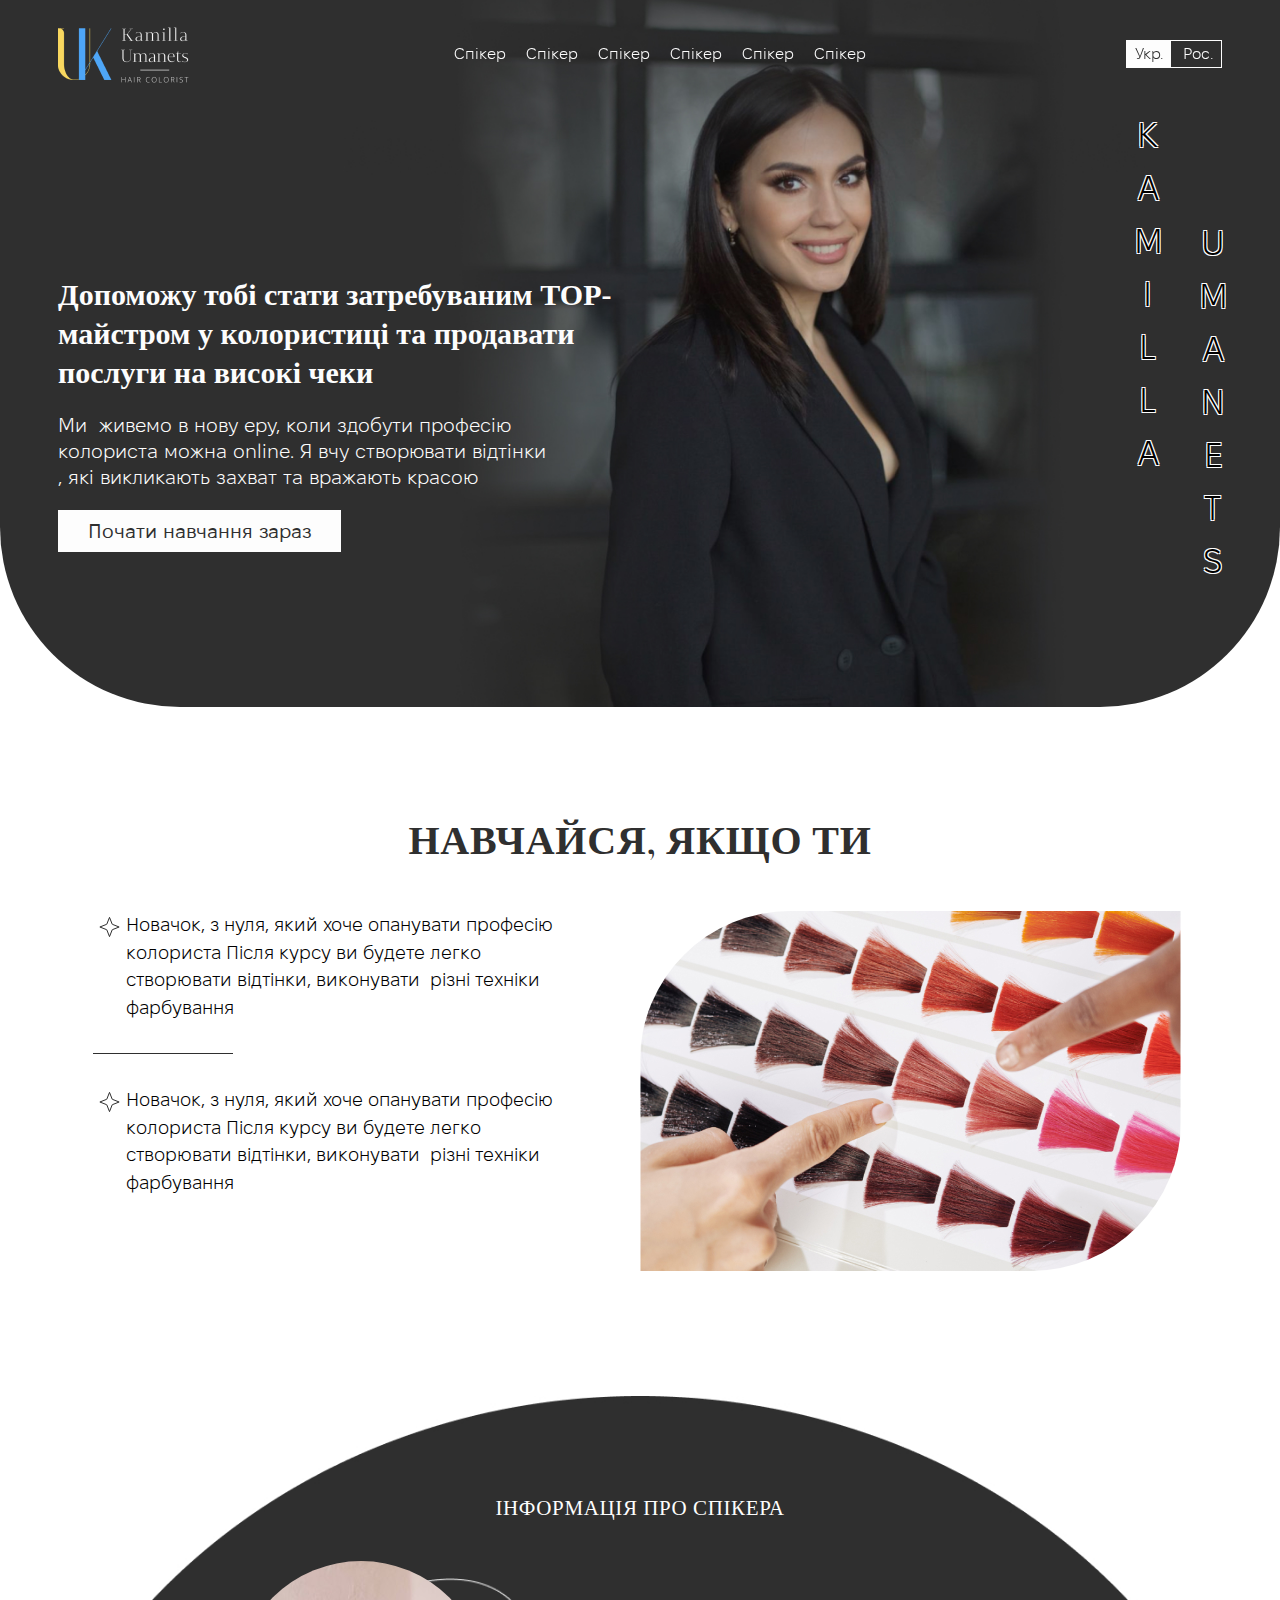
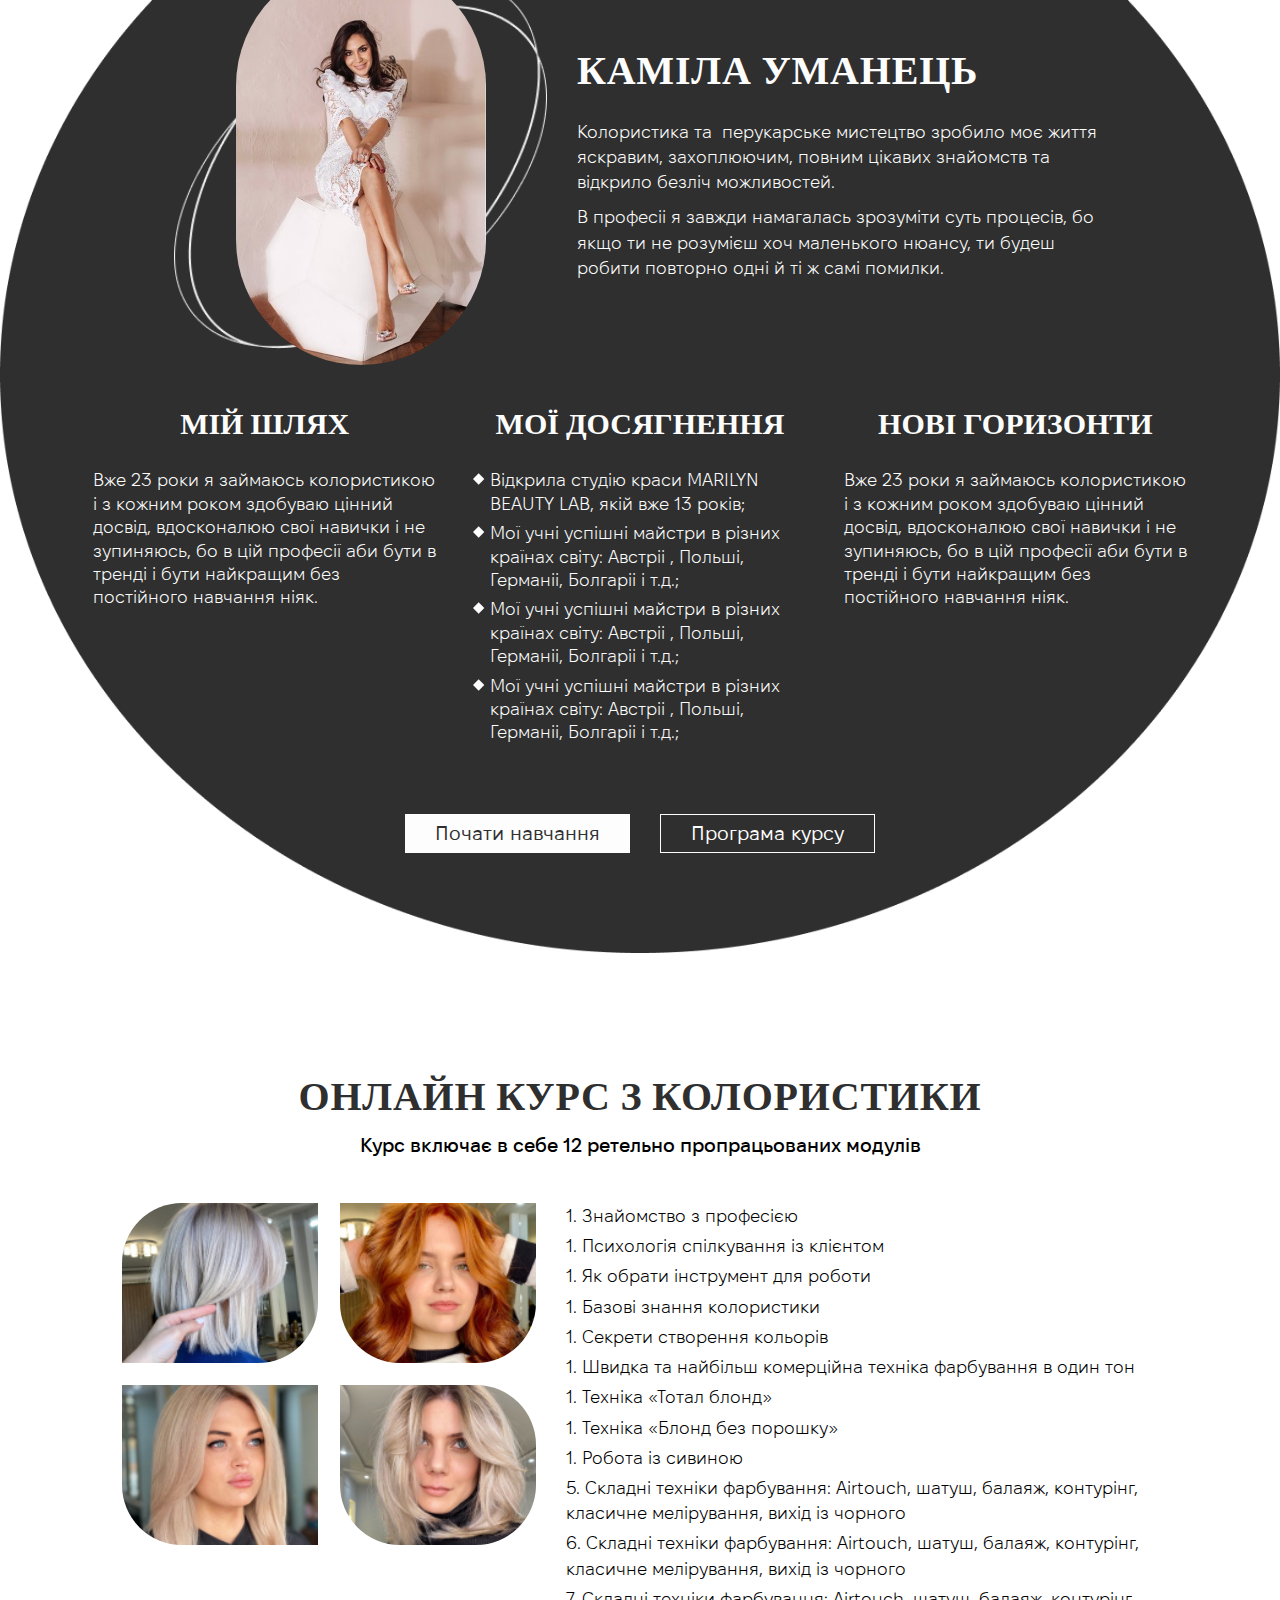
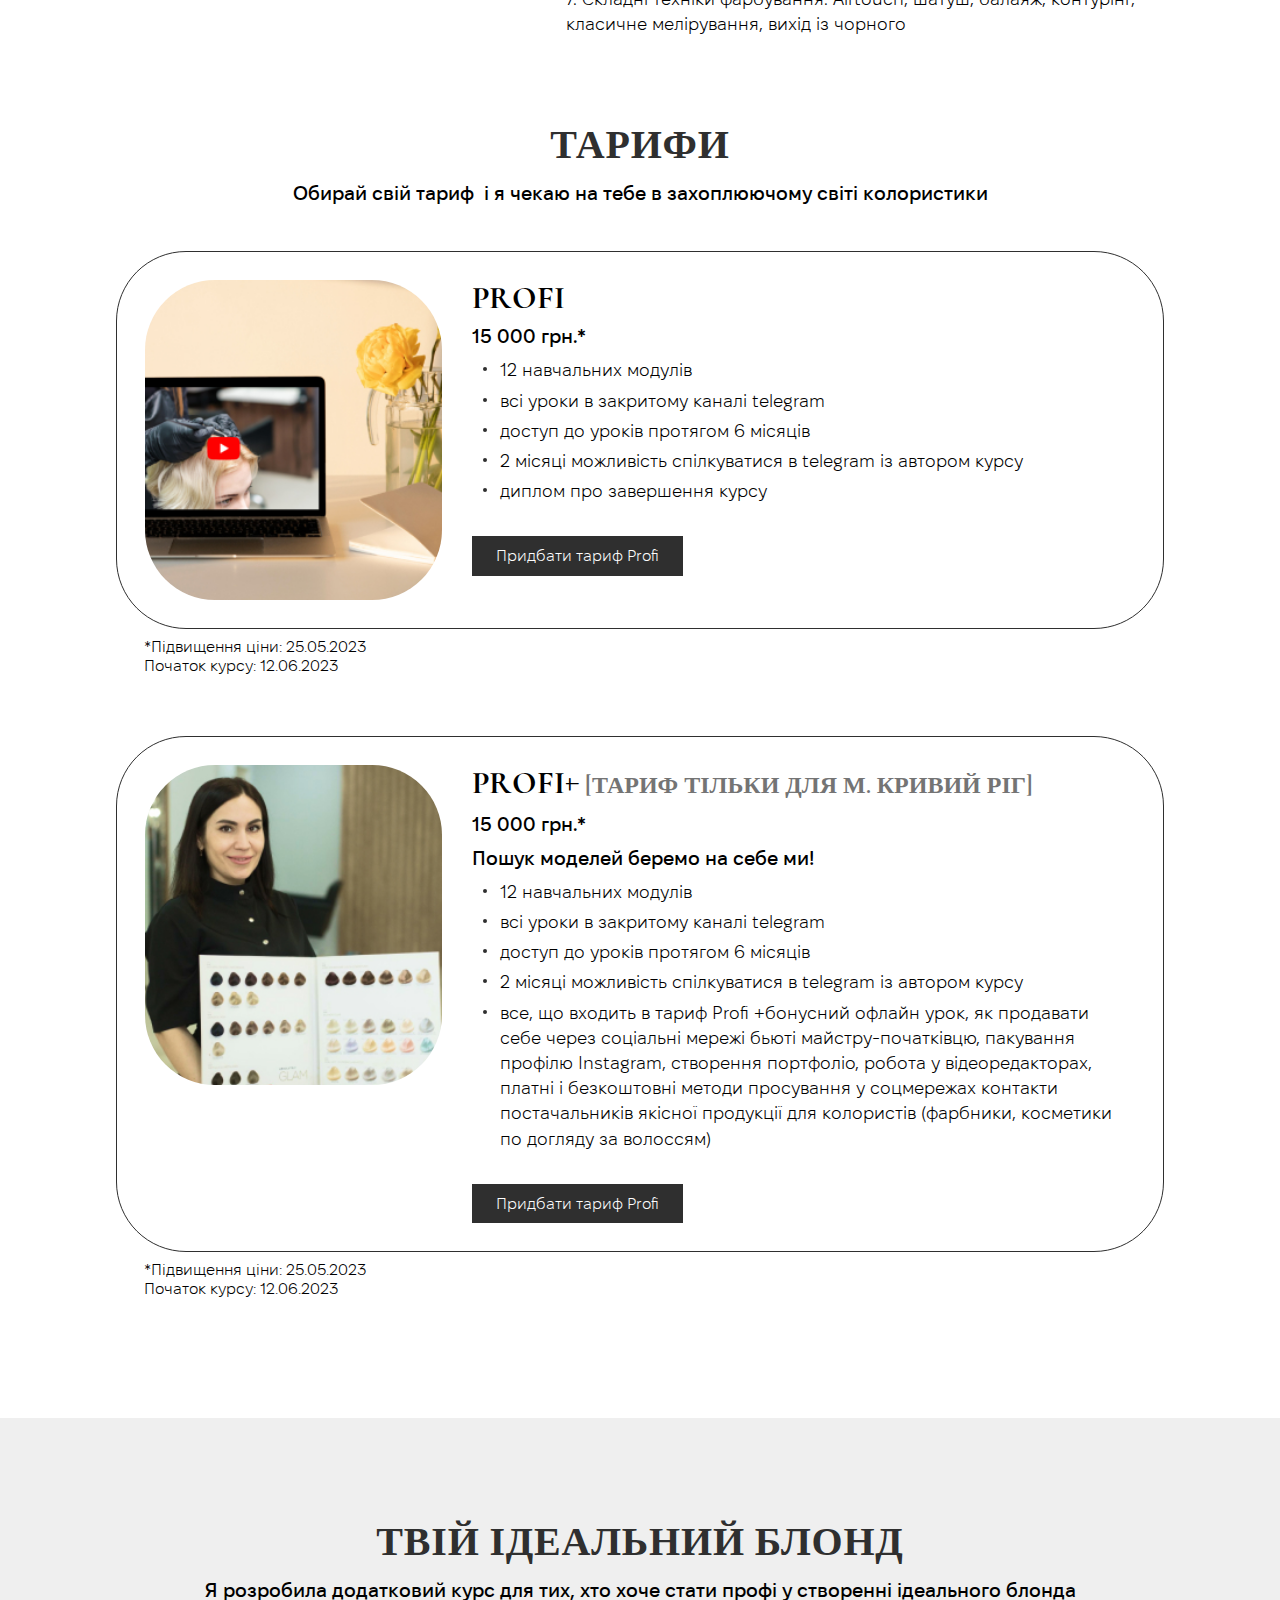
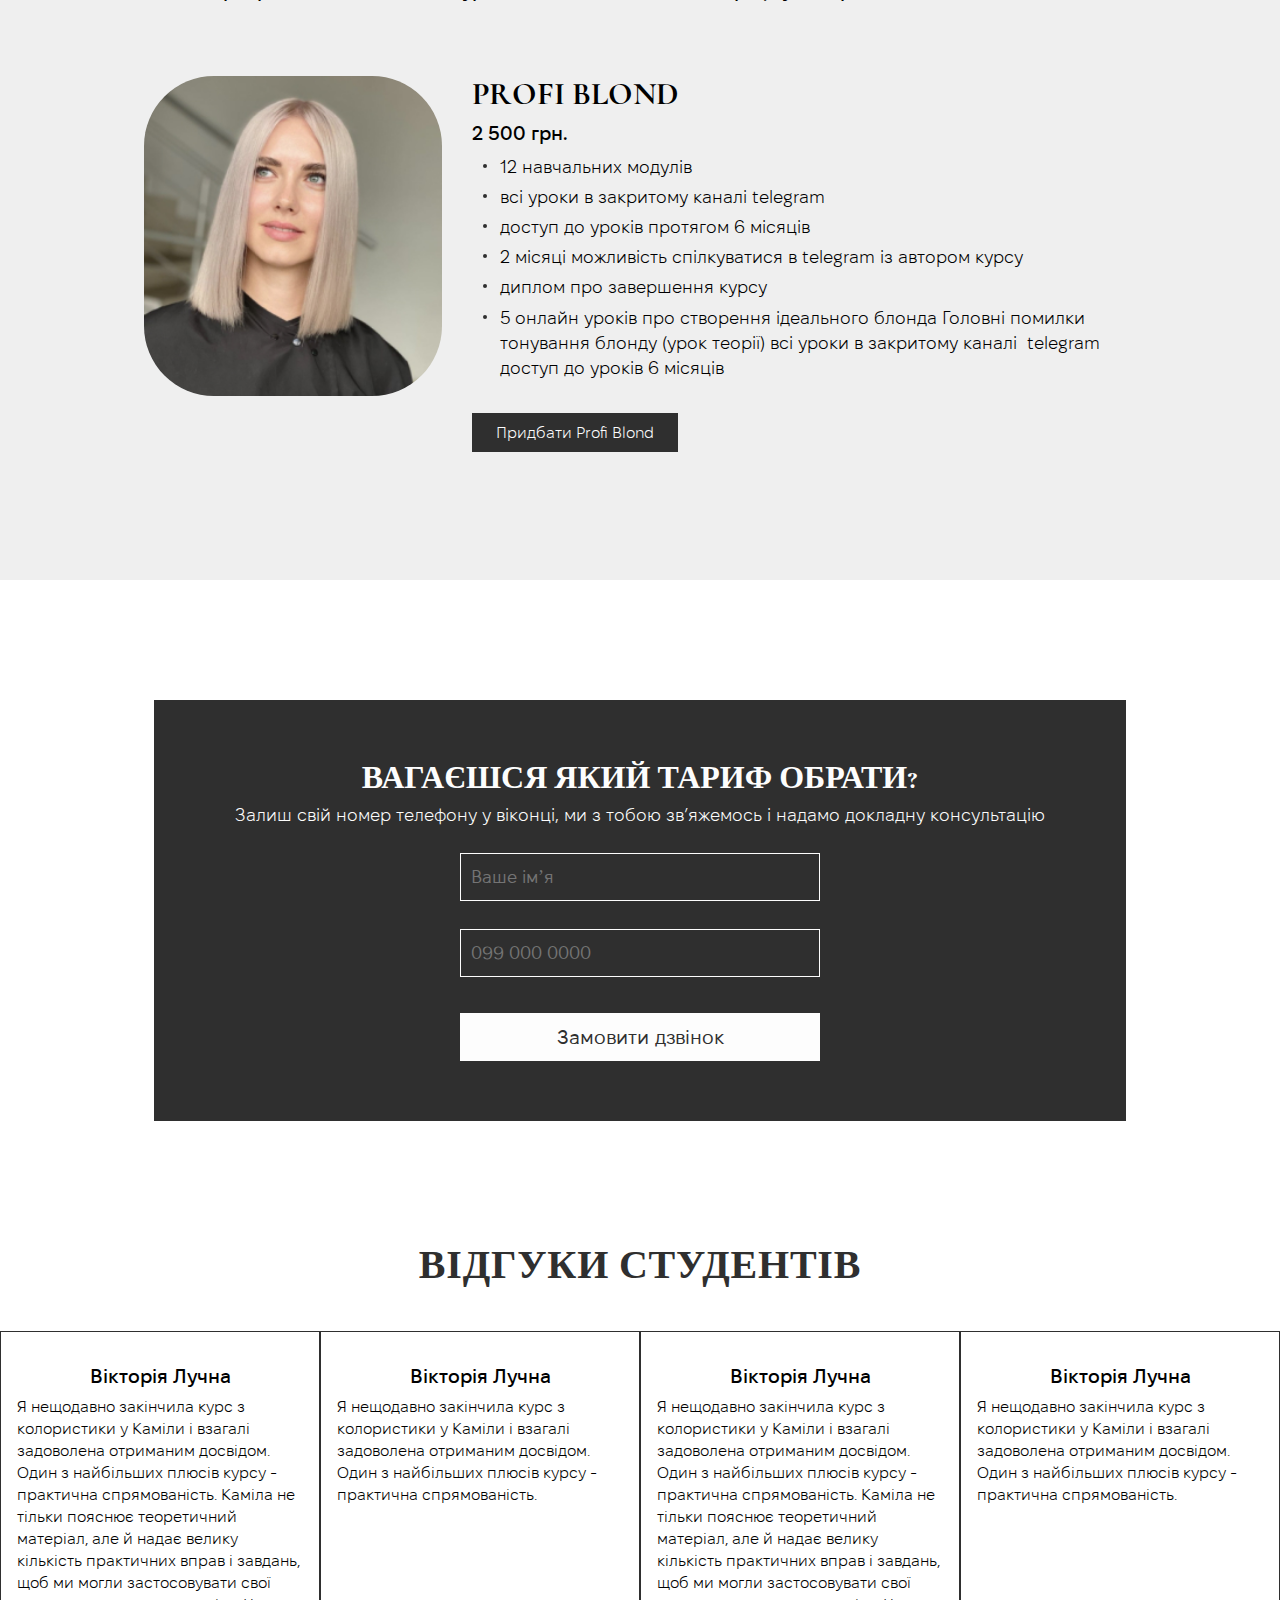
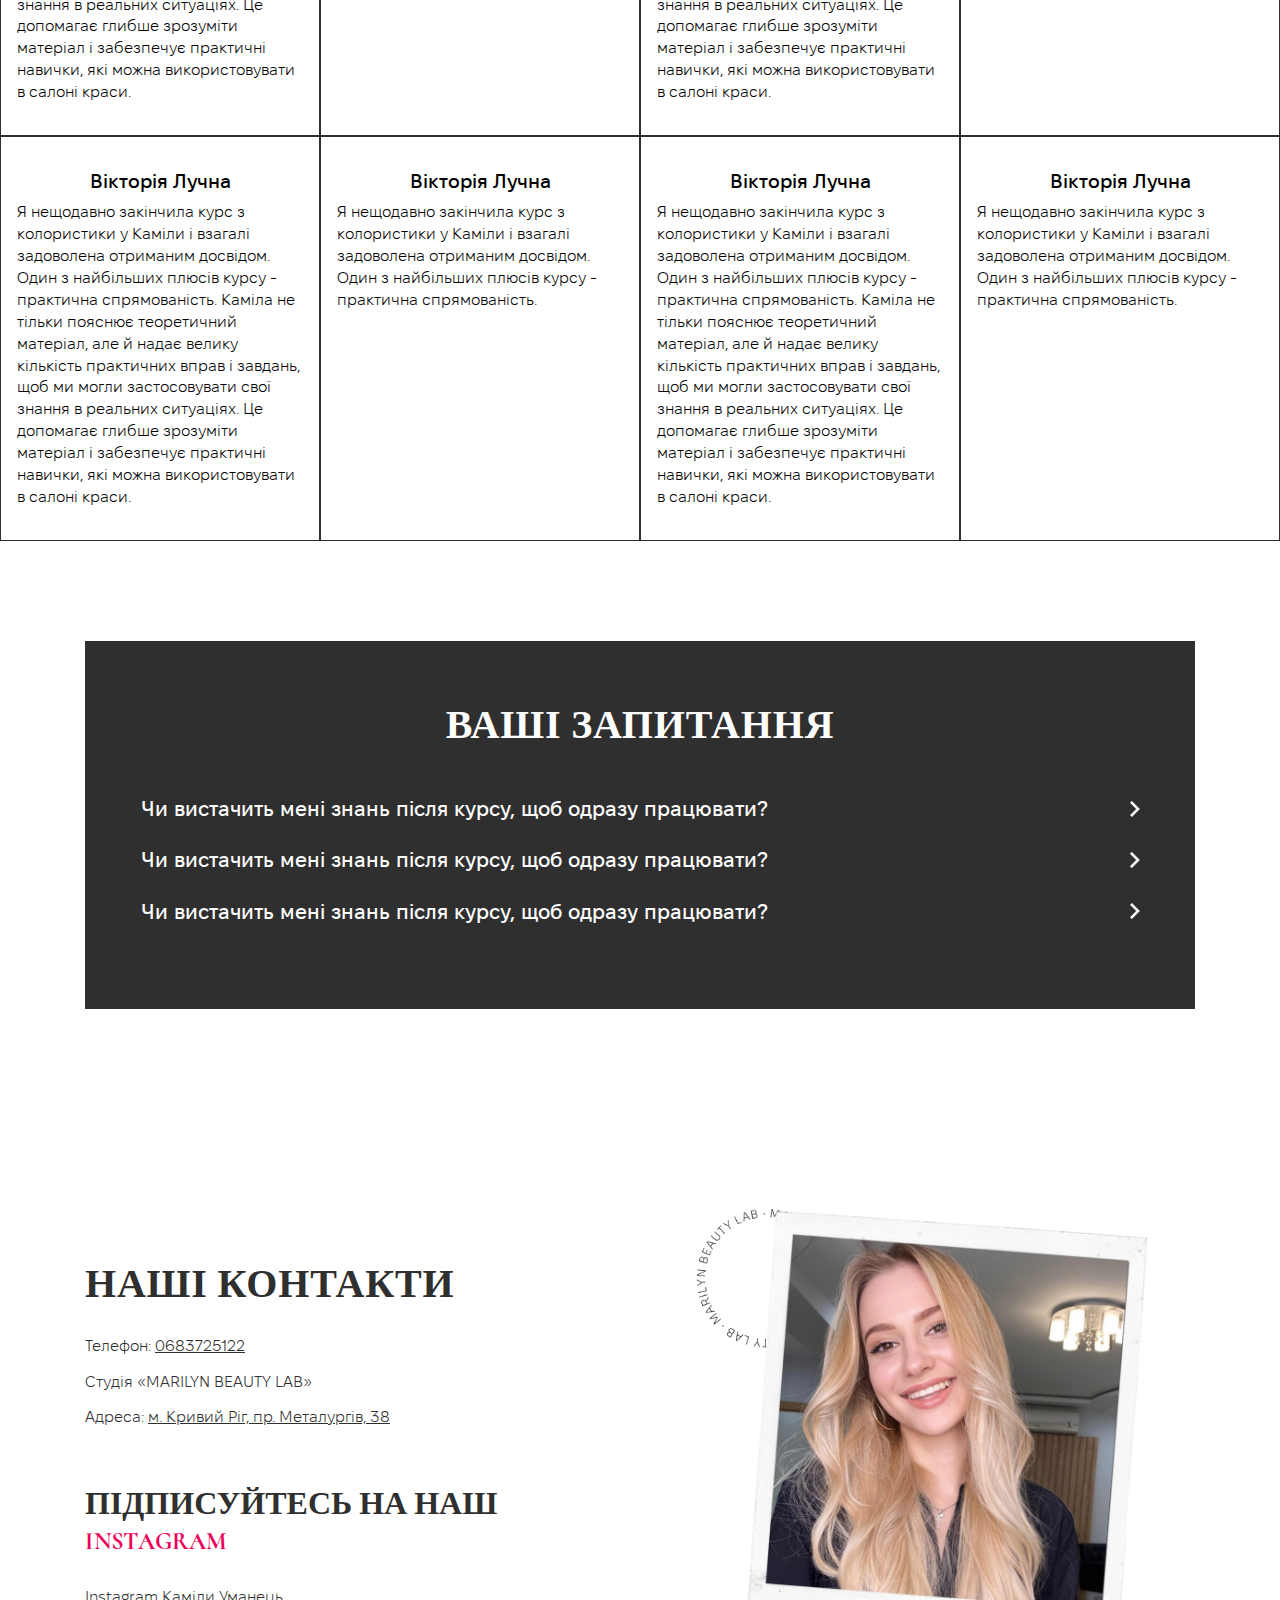
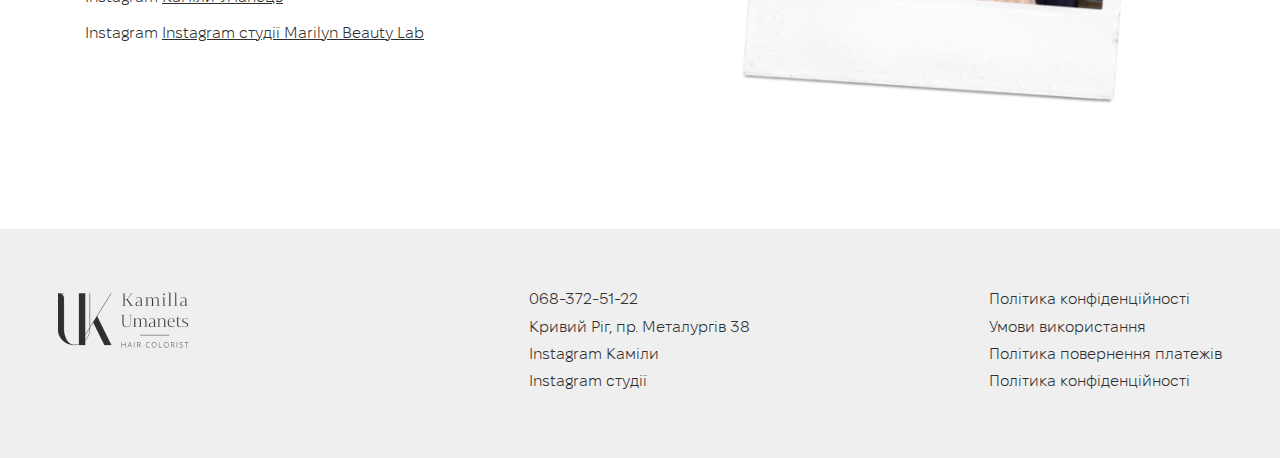
<file: index.html>
<!DOCTYPE html>
<html lang="en">

<head>
	<meta charset="UTF-8">
	<meta http-equiv="X-UA-Compatible" content="IE=edge">
	<meta name="viewport" content="width=device-width, initial-scale=1.0">
	<title>Document</title>
	<link rel="stylesheet" href="https://cdn.jsdelivr.net/npm/swiper@9/swiper-bundle.min.css?_v=20230602115206" />
	<link rel="stylesheet" href="css/style.css?_v=20230602115206">
</head>

<body>

	<div class="wrapper">



		
<header class="header">	

	<div class="content">

	
	<div class="header__bg"></div>
	
		<nav class="header__nav  d-flex a-i-center j-c-space">

			
			<div class="header__logo">
				<img src="img/header__logo.png" alt="header logo">
			</div>


			<ul class="header__list  header__list-desc d-flex a-i-center j-c-center flex-fill">
				<li><a href="#">Спікер</a></li>
				<li><a href="#">Спікер</a></li>
				<li><a href="#">Спікер</a></li>
				<li><a href="#">Спікер</a></li>
				<li><a href="#">Спікер</a></li>
				<li><a href="#">Спікер</a></li>
			</ul>

			<div class="header__more d-flex a-i-center">

				<div class="header__language header__language-desc">
					<a class="active" href="#">Укр.</a>
					<a href="#">Рос.</a>
				</div>

				<div class="header__burger"><span></span></div>
			</div>

			
		</nav>
		
		
		<div class="burger__open">

			<div class="header__language header__language-mobile">
				<a class="active" href="#">Укр.</a>
				<a href="#">Рос.</a>
			</div>


			<div class="line"></div>

			<ul class="burger__list">
				<li><a href="#">Спікер</a></li>
				<li><a href="#">Спікер</a></li>
				<li><a href="#">Спікер</a></li>
				<li><a href="#">Спікер</a></li>
				<li><a href="#">Спікер</a></li>
				<li><a href="#">Спікер</a></li>
			</ul>
		</div>


	</div>				
</header>





		<main>
			<section class="initial d-flex j-c-start" >

	<img src="img/initial__bg.jpg" alt="bg" class="initial__bg">
	<img src="img/initial__bg-mobile.jpg" alt="bg" class="initial__bg-mobile">



 <div class="content h100">



	<div class="initial__body">
		<h1>Допоможу тобі стати затребуваним ТОР-майстром у колористиці та продавати послуги на високі чеки</h1>
		<p>Ми  живемо в нову еру, коли здобути професію колориста можна online.
			Я вчу створювати відтінки , які викликають захват та вражають красою</p>

		<a href="#form" class="btn-full">Почати навчання зараз</a>

		
	<div class="initial__name-autor">KAMILLA</div>
	<div class="initial__name-surname">UMANETS</div>
	</div>

</div>
</section>
			<section class="ifyou">
	<div class="content">
		<h2>НАВЧАЙСЯ, ЯКЩО ТИ</h2>


		<div class="ifyou__net d-flex a-i-start">


			<ul class="ifyou__net-text">

				<li class="d-flex a-i-start">
					
					
						<img class="rotate1" src="img/ifyou__star.svg" alt="start dekor">
					
					
						<p>Новачок, з нуля, який хоче опанувати професію колориста
							Після курсу ви будете легко створювати відтінки, виконувати  різні техніки фарбування</p>
				</li>

				<li>
					<div class="line"></div>
				</li>

				<li class="d-flex a-i-start">

					
						<img class="rotate2" src="img/ifyou__star.svg" alt="start dekor">
					
					

					<p>Новачок, з нуля, який хоче опанувати професію колориста
						Після курсу ви будете легко створювати відтінки, виконувати  різні техніки фарбування</p>
				</li>

			</ul>


			<div class="ifyou__net-img ">
				<img class="img-trigger" src="img/ifyou.jpg" alt="ifyou">
			</div>


		</div>


	</div>

</section>
			<section class="about">

	<img src="img/about__bg.jpg" alt="bg" class="about__bg">

	<div class="content about__body">

		<h3 class="cen">ІНФОРМАЦІЯ ПРО СПІКЕРА</h3>

		<div class="about__autorNet d-flex a-i-center">

			<div class="about__autorNet-img">
				<img src="img/about__dekor.png" alt="dekor" class="dekor rotate3">
				<img class="main img-trigger" src="img/about.jpg" alt="about">
			</div>

			<div class="about__autorNet-text">
				<h2>КАМІЛА УМАНЕЦЬ</h2>
				<p class="p1">Колористика та  перукарське мистецтво зробило моє життя яскравим, захоплюючим, повним цікавих знайомств та відкрило безліч можливостей.</p>
				<p class="p2">В професіі я завжди намагалась зрозуміти суть процесів, бо якщо ти не розумієш хоч маленького нюансу, ти будеш робити повторно одні й ті ж самі помилки.</p>
			</div>
			
		</div>

		<div class="about__infoNet d-flex a-i-start">


				<div class="about__infoNet-item">
					<h4>МІЙ ШЛЯХ</h4>
					<p>Вже 23 роки я займаюсь колористикою і з кожним роком здобуваю цінний досвід, вдосконалюю свої навички і не зупиняюсь, бо в цій професії аби бути в тренді і бути найкращим без постійного навчання ніяк.</p>
				</div>


				<div class="about__infoNet-item">

					<h4>МОЇ ДОСЯГНЕННЯ</h4>

					<ul>

						<li class="d-flex a-i-start">
							<img class="rotate1" src="img/about__cube.svg" alt="cube">
							<p>Відкрила студію краси MARILYN BEAUTY LAB, якій вже 13 років;</p>
						</li>

						<li class="d-flex a-i-start">
							<img class="rotate2" src="img/about__cube.svg" alt="cube">
							<p>Мої учні успішні майстри в різних країнах світу: Австріі , Польші, Германіі, Болгаріі і т.д.;</p>
						</li>

						<li class="d-flex a-i-start">
							<img class="rotate1" src="img/about__cube.svg" alt="cube">
							<p>Мої учні успішні майстри в різних країнах світу: Австріі , Польші, Германіі, Болгаріі і т.д.;</p>
						</li>

						<li class="d-flex a-i-start">
							<img class="rotate2" src="img/about__cube.svg" alt="cube">
							<p>Мої учні успішні майстри в різних країнах світу: Австріі , Польші, Германіі, Болгаріі і т.д.;</p>
						</li>


					</ul>
				</div>


				<div class="about__infoNet-item">
					<h4>НОВІ ГОРИЗОНТИ</h4>
					<p>Вже 23 роки я займаюсь колористикою і з кожним роком здобуваю цінний досвід, вдосконалюю свої навички і не зупиняюсь, бо в цій професії аби бути в тренді і бути найкращим без постійного навчання ніяк.</p>
				</div>



		</div>

		<div class="about__butons d-flex j-c-center">
			<a href="#" class="btn-full">Почати навчання</a>
			<a href="#" class="btn-empty">Програма курсу</a>
		</div>


	</div>
</section>
			<section class="cource">
		<div class="content">

			<h2>онлайн курс з колористики</h2>
			<p class="cource__p cen">Курс включає в себе 12 ретельно пропрацьованих модулів</p>

			<div class="cource__net d-flex a-i-start">


				<div class="cource__net-img">

						<div class="cource__net-item img-trigger">
							<img src="img/course1.jpg" alt="product" class="img1">
						</div>


						<div class="cource__net-item img-trigger">
							<img src="img/course2.jpg" alt="product" class="img2">
						</div>


						<div class="cource__net-item img-trigger">
							<img src="img/course3.jpg" alt="product" class="img3">
						</div>


						<div class="cource__net-item img-trigger">
							<img src="img/course4.jpg" alt="product" class="img4">
						</div>			
				</div>


				
				
				<ul class="cource__net-text">
					<li>1. Знайомство з професією</li>
					<li>1. Психологія спілкування із клієнтом</li>
					<li>1. Як обрати інструмент для роботи</li>
					<li>1. Базові знання колористики</li>
					<li>1. Секрети створення кольорів</li>
					<li>1. Швидка та найбільш комерційна техніка фарбування в один тон</li>
					<li>1. Техніка «Тотал блонд»</li>
					<li>1. Техніка «Блонд без порошку»</li>
					<li>1. Робота із сивиною</li>
					<li>5. Складні техніки фарбування: Airtouch, шатуш, балаяж, контурінг, класичне мелірування, вихід із чорного</li>
					<li>6. Складні техніки фарбування: Airtouch, шатуш, балаяж, контурінг, класичне мелірування, вихід із чорного</li>
					<li>7. Складні техніки фарбування: Airtouch, шатуш, балаяж, контурінг, класичне мелірування, вихід із чорного</li>
				</ul>

			</div>
		</div>
</section>

			<section class="tariff">
	<div class="content">
		<h2>ТАРИФИ</h2>
		<p class="tariff__p">Обирай свій тариф  і я чекаю на тебе в захоплюючому світі колористики</p>


		<div class="tariff__first first">


			<div class="tariff__first-net tg1">

				<div class="tariff__net-img  t1 img-trigger">
					<img src="img/tariff__first.jpg" alt="laptop">
				</div>


				<div class="tariff__net-text">
					<h3>Profi</h3>
					<p class="tariff__price">15 000 грн.*</p>
					<ul>
						<li> 12 навчальних модулів</li>
						<li> 	всі уроки в закритому каналі telegram</li>
						<li> 	доступ до уроків протягом 6 місяців</li>
						<li> 	2 місяці можливість спілкуватися в telegram із автором курсу </li>
						<li>	диплом про завершення курсу</li>
					</ul>

					<a class="tariff__btn btn-black" href="#">Придбати тариф Profi</a>
				</div>


			</div>



			<p class="tariff__timeline">*Підвищення ціни: 25.05.2023<br>
				Початок курсу: 12.06.2023</p>

		</div>

		<div class="tariff__first">


			<div class="tariff__first-net tg2">

				<div class="tariff__net-img t2 img-trigger">
					<img src="img/tariff__second.jpg" alt="laptop">
				</div>


				<div class="tariff__net-text">
					<h3>Profi+ <span>[тариф тільки для м. Кривий Ріг]</span></h3>

					<p class="tariff__price">15 000 грн.*</p>

					<p class="tariff__price">Пошук моделей беремо на себе ми!</p>

					<ul>
						<li> 12 навчальних модулів</li>
						<li> 	всі уроки в закритому каналі telegram</li>
						<li> 	доступ до уроків протягом 6 місяців</li>
						<li> 	2 місяці можливість спілкуватися в telegram із автором курсу </li>
						<li>	все, що входить в тариф Profi +бонусний офлайн урок, як продавати себе через соціальні мережі бьюті майстру-початківцю, пакування профілю Instagram, створення портфоліо, робота у відеоредакторах, платні і безкоштовні методи просування у соцмережах
							контакти постачальників якісної продукції для колористів (фарбники, косметики по догляду за волоссям)</li>
					</ul>

					<a class="tariff__btn btn-black" href="#">Придбати тариф Profi</a>
				</div>


			</div>



			<p class="tariff__timeline">*Підвищення ціни: 25.05.2023<br>
				Початок курсу: 12.06.2023</p>

		</div>

	</div>
</section>
			<section class="blonde">
		<div class="content">
			<h2>ТВІЙ ІДЕАЛЬНИЙ БЛОНД</h2>
			<p class="tariff__p">Я розробила додатковий курс для тих, хто хоче стати профі у створенні ідеального блонда </p>
	
	
			<div class="tariff__first first">
	
	
				<div class="tariff__first-net blonde__net">
	
					<div class="tariff__net-img img-trigger">
						<img src="img/blonde.jpg" alt="laptop">
					</div>
	
	
					<div class="tariff__net-text">
						<h3>Profi blond</h3>
						<p class="tariff__price">2 500 грн.</p>
						<ul>
							<li> 12 навчальних модулів</li>
							<li> 	всі уроки в закритому каналі telegram</li>
							<li> 	доступ до уроків протягом 6 місяців</li>
							<li> 	2 місяці можливість спілкуватися в telegram із автором курсу </li>
							<li>	диплом про завершення курсу</li>
							<li>5 онлайн уроків про створення ідеального блонда
								Головні помилки тонування блонду (урок теорії)
								всі уроки в закритому каналі  telegram
								доступ до уроків 6 місяців</li>
						</ul>
	
						<a class="tariff__btn btn-black" href="#">Придбати Profi Blond</a>
					</div>
	
	
				</div>
	
			</div>
	
		</div>

</section>

<section id="form" class="form">

	<div class="form__body">
		<h3 class="cen">Вагаєшся який тариф обрати?</h3>
		<p class="cen">Залиш свій номер телефону у віконці, ми з тобою зв’яжемось і надамо докладну консультацію</p>


		<div class="form__body-main">

			<input id="name" type="text" placeholder="Ваше імʼя">

			<input type="tell" placeholder="099 000 0000">
	
			<button class="btn-full" id="send-form">Замовити дзвінок</button>

		</div>
	

	</div>
	
</section>
			

<section class="review">
	<h2 class="cen">ВІДГУКИ СТУДЕНТІВ</h2>

	<div class="review__net review__net-desc">	
		<div class="review__net-item">
			<h4 class="cen">Вікторія Лучна</h4>
			<p>Я нещодавно закінчила курс з колористики у Каміли і взагалі задоволена отриманим досвідом.
				Один з найбільших плюсів курсу - практична спрямованість. Каміла не тільки пояснює теоретичний матеріал, але й надає велику кількість практичних вправ і завдань, щоб ми могли застосовувати свої знання в реальних ситуаціях. Це допомагає глибше зрозуміти матеріал і забезпечує практичні навички, які можна використовувати в салоні краси.</p>
		</div>


		<div class="review__net-item">
			<h4 class="cen">Вікторія Лучна</h4>
			<p>Я нещодавно закінчила курс з колористики у Каміли і взагалі задоволена отриманим досвідом.
				Один з найбільших плюсів курсу - практична спрямованість. </p>
		</div>


		<div class="review__net-item">
			<h4 class="cen">Вікторія Лучна</h4>
			<p>Я нещодавно закінчила курс з колористики у Каміли і взагалі задоволена отриманим досвідом.
				Один з найбільших плюсів курсу - практична спрямованість. Каміла не тільки пояснює теоретичний матеріал, але й надає велику кількість практичних вправ і завдань, щоб ми могли застосовувати свої знання в реальних ситуаціях. Це допомагає глибше зрозуміти матеріал і забезпечує практичні навички, які можна використовувати в салоні краси.</p>
		</div>


		<div class="review__net-item">
			<h4 class="cen">Вікторія Лучна</h4>
			<p>Я нещодавно закінчила курс з колористики у Каміли і взагалі задоволена отриманим досвідом.
				Один з найбільших плюсів курсу - практична спрямованість. </p>
		</div>


		<div class="review__net-item">
			<h4 class="cen">Вікторія Лучна</h4>
			<p>Я нещодавно закінчила курс з колористики у Каміли і взагалі задоволена отриманим досвідом.
				Один з найбільших плюсів курсу - практична спрямованість. Каміла не тільки пояснює теоретичний матеріал, але й надає велику кількість практичних вправ і завдань, щоб ми могли застосовувати свої знання в реальних ситуаціях. Це допомагає глибше зрозуміти матеріал і забезпечує практичні навички, які можна використовувати в салоні краси.</p>
		</div>


		<div class="review__net-item">
			<h4 class="cen">Вікторія Лучна</h4>
			<p>Я нещодавно закінчила курс з колористики у Каміли і взагалі задоволена отриманим досвідом.
				Один з найбільших плюсів курсу - практична спрямованість. </p>
		</div>


		<div class="review__net-item">
			<h4 class="cen">Вікторія Лучна</h4>
			<p>Я нещодавно закінчила курс з колористики у Каміли і взагалі задоволена отриманим досвідом.
				Один з найбільших плюсів курсу - практична спрямованість. Каміла не тільки пояснює теоретичний матеріал, але й надає велику кількість практичних вправ і завдань, щоб ми могли застосовувати свої знання в реальних ситуаціях. Це допомагає глибше зрозуміти матеріал і забезпечує практичні навички, які можна використовувати в салоні краси.</p>
		</div>


		<div class="review__net-item">
			<h4 class="cen">Вікторія Лучна</h4>
			<p>Я нещодавно закінчила курс з колористики у Каміли і взагалі задоволена отриманим досвідом.
				Один з найбільших плюсів курсу - практична спрямованість. </p>
		</div>
	</div>

<div class="content">


<div class="swiper__wr  a-i-center">


	<div class="swiper__prev">
		<img src="img/review__arrow.svg" alt="arrow">
	</div>

	<div class="swiper">
		<div class="swiper-wrapper">	


			<div class="review__net-item swiper-slide">
				<h4 class="cen">Вікторія Лучна</h4>
				<p>Я нещодавно закінчила курс з колористики у Каміли і взагалі задоволена отриманим досвідом.
					Один з найбільших плюсів курсу - практична спрямованість. Каміла не тільки пояснює теоретичний матеріал, але й надає велику кількість практичних вправ і завдань, щоб ми могли застосовувати свої знання в реальних ситуаціях. Це допомагає глибше зрозуміти матеріал і забезпечує практичні навички, які можна використовувати в салоні краси.</p>
			</div>
	
	
			<div class="review__net-item swiper-slide">
				<h4 class="cen">Вікторія Лучна</h4>
				<p>Я нещодавно закінчила курс з колористики у Каміли і взагалі задоволена отриманим досвідом.
					Один з найбільших плюсів курсу - практична спрямованість. </p>
			</div>
	
	
			<div class="review__net-item swiper-slide">
				<h4 class="cen">Вікторія Лучна</h4>
				<p>Я нещодавно закінчила курс з колористики у Каміли і взагалі задоволена отриманим досвідом.
					Один з найбільших плюсів курсу - практична спрямованість. Каміла не тільки пояснює теоретичний матеріал, але й надає велику кількість практичних вправ і завдань, щоб ми могли застосовувати свої знання в реальних ситуаціях. Це допомагає глибше зрозуміти матеріал і забезпечує практичні навички, які можна використовувати в салоні краси.</p>
			</div>
	
	
			<div class="review__net-item swiper-slide">
				<h4 class="cen">Вікторія Лучна</h4>
				<p>Я нещодавно закінчила курс з колористики у Каміли і взагалі задоволена отриманим досвідом.
					Один з найбільших плюсів курсу - практична спрямованість. </p>
			</div>
	
	
			<div class="review__net-item swiper-slide">
				<h4 class="cen">Вікторія Лучна</h4>
				<p>Я нещодавно закінчила курс з колористики у Каміли і взагалі задоволена отриманим досвідом.
					Один з найбільших плюсів курсу - практична спрямованість. Каміла не тільки пояснює теоретичний матеріал, але й надає велику кількість практичних вправ і завдань, щоб ми могли застосовувати свої знання в реальних ситуаціях. Це допомагає глибше зрозуміти матеріал і забезпечує практичні навички, які можна використовувати в салоні краси.</p>
			</div>
	
	 
			<div class="review__net-item swiper-slide">
				<h4 class="cen">Вікторія Лучна</h4>
				<p>Я нещодавно закінчила курс з колористики у Каміли і взагалі задоволена отриманим досвідом.
					Один з найбільших плюсів курсу - практична спрямованість. </p>
			</div>
	
	
			<div class="review__net-item swiper-slide">
				<h4 class="cen">Вікторія Лучна</h4>
				<p>Я нещодавно закінчила курс з колористики у Каміли і взагалі задоволена отриманим досвідом.
					Один з найбільших плюсів курсу - практична спрямованість. Каміла не тільки пояснює теоретичний матеріал, але й надає велику кількість практичних вправ і завдань, щоб ми могли застосовувати свої знання в реальних ситуаціях. Це допомагає глибше зрозуміти матеріал і забезпечує практичні навички, які можна використовувати в салоні краси.</p>
			</div>
	
	
			<div class="review__net-item swiper-slide">
				<h4 class="cen">Вікторія Лучна</h4>
				<p>Я нещодавно закінчила курс з колористики у Каміли і взагалі задоволена отриманим досвідом.
					Один з найбільших плюсів курсу - практична спрямованість. </p>
			</div>
		</div>
	</div>


	<div class="swiper__next">
		<img src="img/review__arrow.svg" alt="arrow">
	</div>


</div>
</div>
	

</section>
			<section class="question">


	<div class="question__body">

		<h2>ВАШІ ЗАПИТАННЯ</h2>

		<section class="question__body-item">
			<div class="question__body-title w100 d-flex a-i-center j-c-space">
				<p>Чи вистачить мені знань після курсу, щоб одразу працювати?</p>
				<img src="img/question__arrow.svg" alt="arrow">
			</div>
			<div class="question__body-answer">Курс розрахован на те, щоб після завершення кожен міг одразу приступити до роботи. Крім того у вас є 2 місяці можливості спілкування із автором курсу Камілою в телеграм каналі, тому можете розраховувати на її підтримку, не гайте час, а швиденько закріплюйте отримані знання на моделях. Також перевагою онлайн навчання є те, що доступ до відео у вас зберігається на 6 місяців і ви завжди можете передивитись матеріал, якщо щось з першого разу не зрозуміли чи забули.</div>
		</section>

		<section class="question__body-item">

			<div class="question__body-title w100 d-flex a-i-center j-c-space">
				<p>Чи вистачить мені знань після курсу, щоб одразу працювати?</p>
				<img src="img/question__arrow.svg" alt="arrow">
			</div>

			<div class="question__body-answer">Курс розрахован на те, щоб після завершення кожен міг одразу приступити до роботи. Крім того у вас є 2 місяці можливості спілкування із автором курсу Камілою в телеграм каналі, тому можете розраховувати на її підтримку, не гайте час, а швиденько закріплюйте отримані знання на моделях. Також перевагою онлайн навчання є те, що доступ до відео у вас зберігається на 6 місяців і ви завжди можете передивитись матеріал, якщо щось з першого разу не зрозуміли чи забули.</div>

		</section>

		<section class="question__body-item">

			<div class="question__body-title w100 d-flex a-i-center j-c-space">
				<p>Чи вистачить мені знань після курсу, щоб одразу працювати?</p>
				<img src="img/question__arrow.svg" alt="arrow">
			</div>

			<div class="question__body-answer">Курс розрахован на те, щоб після завершення кожен міг одразу приступити до роботи. Крім того у вас є 2 місяці можливості спілкування із автором курсу Камілою в телеграм каналі, тому можете розраховувати на її підтримку, не гайте час, а швиденько закріплюйте отримані знання на моделях. Також перевагою онлайн навчання є те, що доступ до відео у вас зберігається на 6 місяців і ви завжди можете передивитись матеріал, якщо щось з першого разу не зрозуміли чи забули.</div>

		</section>


	</div>
</section>

			<section class="subfooter">

	

		<div class="subfooter__net d-flex a-i-center">


			<div class="subfooter__net-text">

				<div class="subfooter__text-first">
					<h2>Наші Контакти</h2>
					<p>Телефон: <a href="#">0683725122</a></p>
					<p>Студія «MARILYN BEAUTY LAB»</p>
					<p>Адреса: <a target="_blank" href="https://goo.gl/maps/X5ENtCXQ7hePjAEb8">м. Кривий Ріг, пр. Металургів, 38</a></p>
				</div>


				<div class="subfooter__text-second">
					<h3>підписуйтесь на наш <span>instagram</span></h3>
					<p>Instagram <a target="_blank" href="#">Каміли Уманець</a> </p>
					<p>Instagram <a target="_blank" href="#">Instagram студії Marilyn Beauty Lab</a> </p>
				</div>

				
			</div>


			<div class="subfooter__net-img">
				<img src="img/subfooter.png" alt="subfooter" class="main">
				<img src="img/subfooter__text.png" alt="text" class="dekor2">
			</div>
		</div>

	
</section>	
		</main>

		<footer>
	<div class="content">


		<div class="footer__net">
			<div class="footer__img">
				<img src="img/footer__logo.png" alt="logo">
			</div>


			<div class="footer__info-wr d-flex flex-column a-i-center">

			<ul class="footer__info">
				<li><a target="_blank" href="tel: 0683725122">068-372-51-22</a></li>
				<li><a target="_blank" href="https://goo.gl/maps/X5ENtCXQ7hePjAEb8">Кривий Ріг, пр. Металургів 38</a></li>
				<li><a target="_blank" href="#">Instagram Каміли</a></li>
				<li><a target="_blank" href="#">Instagram студії</a></li>
			</ul>

		</div>



			<div class="footer__politic-wr d-flex j-c-end w100">
				<ul class="footer__politic ">
					<li><a target="_blank" href="#">Політика конфіденційності</a></li>
					<li><a target="_blank" href="#">Умови використання</a></li>
					<li><a target="_blank" href="#">Політика повернення платежів</a></li>
					<li><a target="_blank" href="#">Політика конфіденційності</a></li>
				</ul>
			</div>
			

		</div>
			
	</div>
</footer>


	</div>



	<script src="https://code.jquery.com/jquery-3.6.0.min.js?_v=20230602115206"></script>
	<script src="https://cdn.jsdelivr.net/npm/swiper@9/swiper-bundle.min.js?_v=20230602115206"></script>
	<script src="js/app.js?_v=20230602115206"></script>
</body>

</html>
</file>
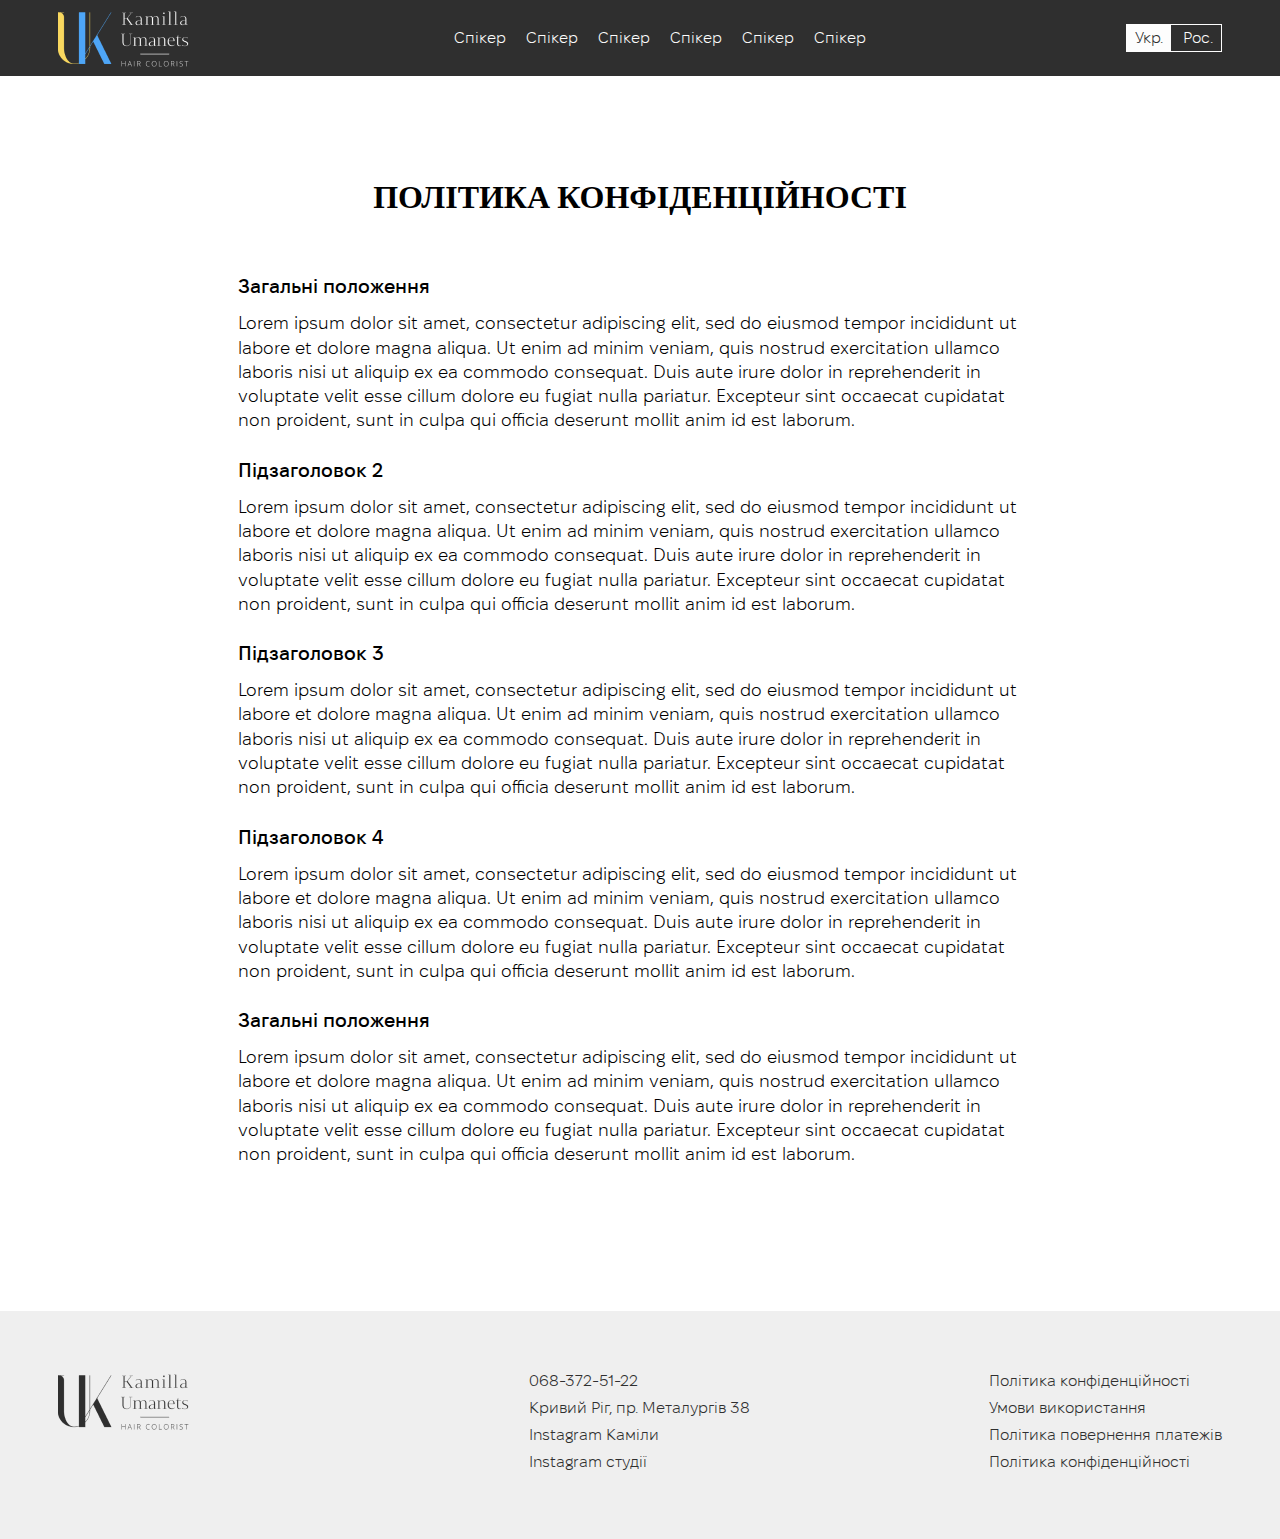
<file: politic.html>
<!DOCTYPE html>
<html lang="en">

<head>
	<meta charset="UTF-8">
	<meta http-equiv="X-UA-Compatible" content="IE=edge">
	<meta name="viewport" content="width=device-width, initial-scale=1.0">
	<title>Document</title>
	<link rel="stylesheet" href="css/style.css?_v=20230602115206">
</head>

<body>

	<div class="wrapper politic">


		<header class="header">	

			<div class="content">
		
			
			<div class="header__bg"></div>
			
				<nav class="header__nav  d-flex a-i-center j-c-space">
		
					
					<div class="header__logo">
						<img src="img/header__logo.png" alt="header logo">
					</div>
		
		
					<ul class="header__list  header__list-desc d-flex a-i-center j-c-center flex-fill">
						<li><a href="#">Спікер</a></li>
						<li><a href="#">Спікер</a></li>
						<li><a href="#">Спікер</a></li>
						<li><a href="#">Спікер</a></li>
						<li><a href="#">Спікер</a></li>
						<li><a href="#">Спікер</a></li>
					</ul>
		
					<div class="header__more d-flex a-i-center">
		
						<div class="header__language header__language-desc">
							<a class="active" href="#">Укр.</a>
							<a href="#">Рос.</a>
						</div>
		
						<div class="header__burger"><span></span></div>
					</div>
		
					
				</nav>
				
				
				<div class="burger__open">
		
					<div class="header__language header__language-mobile">
						<a class="active" href="#">Укр.</a>
						<a href="#">Рос.</a>
					</div>
		
		
					<div class="line"></div>
		
					<ul class="burger__list">
						<li><a href="#">Спікер</a></li>
						<li><a href="#">Спікер</a></li>
						<li><a href="#">Спікер</a></li>
						<li><a href="#">Спікер</a></li>
						<li><a href="#">Спікер</a></li>
						<li><a href="#">Спікер</a></li>
					</ul>
				</div>
		
		
			</div>				
		</header>

	


		<main class="content politic__body">
				<h3 class="cen">Політика конфіденційності</h3>

				<div class="politic__net">

					<section>
						<h5>Загальні положення</h5>
						<p>Lorem ipsum dolor sit amet, consectetur adipiscing elit, sed do eiusmod tempor incididunt ut labore et dolore magna aliqua. Ut enim ad minim veniam, quis nostrud exercitation ullamco laboris nisi ut aliquip ex ea commodo consequat. Duis aute irure dolor in reprehenderit in voluptate velit esse cillum dolore eu fugiat nulla pariatur. Excepteur sint occaecat cupidatat non proident, sunt in culpa qui officia deserunt mollit anim id est laborum.</p>
					</section>

					<section>
						<h5>Підзаголовок 2</h5>
						<p>Lorem ipsum dolor sit amet, consectetur adipiscing elit, sed do eiusmod tempor incididunt ut labore et dolore magna aliqua. Ut enim ad minim veniam, quis nostrud exercitation ullamco laboris nisi ut aliquip ex ea commodo consequat. Duis aute irure dolor in reprehenderit in voluptate velit esse cillum dolore eu fugiat nulla pariatur. Excepteur sint occaecat cupidatat non proident, sunt in culpa qui officia deserunt mollit anim id est laborum.</p>
					</section>

					<section>
						<h5>Підзаголовок 3</h5>
						<p>Lorem ipsum dolor sit amet, consectetur adipiscing elit, sed do eiusmod tempor incididunt ut labore et dolore magna aliqua. Ut enim ad minim veniam, quis nostrud exercitation ullamco laboris nisi ut aliquip ex ea commodo consequat. Duis aute irure dolor in reprehenderit in voluptate velit esse cillum dolore eu fugiat nulla pariatur. Excepteur sint occaecat cupidatat non proident, sunt in culpa qui officia deserunt mollit anim id est laborum.</p>
					</section>

					<section>
						<h5>Підзаголовок 4</h5>
						<p>Lorem ipsum dolor sit amet, consectetur adipiscing elit, sed do eiusmod tempor incididunt ut labore et dolore magna aliqua. Ut enim ad minim veniam, quis nostrud exercitation ullamco laboris nisi ut aliquip ex ea commodo consequat. Duis aute irure dolor in reprehenderit in voluptate velit esse cillum dolore eu fugiat nulla pariatur. Excepteur sint occaecat cupidatat non proident, sunt in culpa qui officia deserunt mollit anim id est laborum.</p>
					</section>

					<section>
						<h5>Загальні положення</h5>
						<p>Lorem ipsum dolor sit amet, consectetur adipiscing elit, sed do eiusmod tempor incididunt ut labore et dolore magna aliqua. Ut enim ad minim veniam, quis nostrud exercitation ullamco laboris nisi ut aliquip ex ea commodo consequat. Duis aute irure dolor in reprehenderit in voluptate velit esse cillum dolore eu fugiat nulla pariatur. Excepteur sint occaecat cupidatat non proident, sunt in culpa qui officia deserunt mollit anim id est laborum.</p>
					</section>

				</div>

		</main>

		<footer>
	<div class="content">


		<div class="footer__net">
			<div class="footer__img">
				<img src="img/footer__logo.png" alt="logo">
			</div>


			<div class="footer__info-wr d-flex flex-column a-i-center">

			<ul class="footer__info">
				<li><a target="_blank" href="tel: 0683725122">068-372-51-22</a></li>
				<li><a target="_blank" href="https://goo.gl/maps/X5ENtCXQ7hePjAEb8">Кривий Ріг, пр. Металургів 38</a></li>
				<li><a target="_blank" href="#">Instagram Каміли</a></li>
				<li><a target="_blank" href="#">Instagram студії</a></li>
			</ul>

		</div>



			<div class="footer__politic-wr d-flex j-c-end w100">
				<ul class="footer__politic ">
					<li><a target="_blank" href="#">Політика конфіденційності</a></li>
					<li><a target="_blank" href="#">Умови використання</a></li>
					<li><a target="_blank" href="#">Політика повернення платежів</a></li>
					<li><a target="_blank" href="#">Політика конфіденційності</a></li>
				</ul>
			</div>
			

		</div>
			
	</div>
</footer>


	</div>




	<script src="js/app.js?_v=20230602115206"></script>
</body>

</html>
</file>
<file: css/style.css>
@font-face {
  font-family: CormorantSC;
  font-display: swap;
  src: url("../fonts/CormorantSC-Bold.woff2") format("woff2"), url("../fonts/CormorantSC-Bold.woff") format("woff");
  font-weight: 700;
  font-style: normal;
}

@font-face {
  font-family: FixelText;
  font-display: swap;
  src: url("../fonts/FixelText-Light.woff2") format("woff2"), url("../fonts/FixelText-Light.woff") format("woff");
  font-weight: 300;
  font-style: normal;
}

@font-face {
  font-family: FixelText;
  font-display: swap;
  src: url("../fonts/FixelText-Medium.woff2") format("woff2"), url("../fonts/FixelText-Medium.woff") format("woff");
  font-weight: 500;
  font-style: normal;
}

@font-face {
  font-family: FixelText;
  font-display: swap;
  src: url("../fonts/FixelText-Regular.woff2") format("woff2"), url("../fonts/FixelText-Regular.woff") format("woff");
  font-weight: 400;
  font-style: normal;
}

@font-face {
  font-family: FixelText;
  font-display: swap;
  src: url("../fonts/FixelText-SemiBold.woff2") format("woff2"), url("../fonts/FixelText-SemiBold.woff") format("woff");
  font-weight: 600;
  font-style: normal;
}

.cen {
  text-align: center;
}

.upper {
  text-transform: uppercase;
}

.d-flex {
  display: -webkit-box;
  display: -ms-flexbox;
  display: flex;
}

.di-flex {
  display: -webkit-inline-box;
  display: -ms-inline-flexbox;
  display: inline-flex;
}

.b-block {
  display: block;
}

.di-block {
  display: inline-block;
}

.a-i-center {
  -webkit-box-align: center;
      -ms-flex-align: center;
          align-items: center;
}

.a-i-start {
  -webkit-box-align: start;
      -ms-flex-align: start;
          align-items: flex-start;
}

.a-i-end {
  -webkit-box-align: end;
      -ms-flex-align: end;
          align-items: flex-end;
}

.j-c-start {
  -webkit-box-pack: start;
      -ms-flex-pack: start;
          justify-content: start;
}

.j-c-center {
  -webkit-box-pack: center;
      -ms-flex-pack: center;
          justify-content: center;
}

.j-c-end {
  -webkit-box-pack: end;
      -ms-flex-pack: end;
          justify-content: flex-end;
}

.j-c-space {
  -webkit-box-pack: justify;
      -ms-flex-pack: justify;
          justify-content: space-between;
}

.flex-column {
  -webkit-box-orient: vertical;
  -webkit-box-direction: normal;
      -ms-flex-direction: column;
          flex-direction: column;
}

.flex-fill {
  -webkit-box-flex: 1;
      -ms-flex: 1 1 auto;
          flex: 1 1 auto;
}

.re {
  position: relative;
}

.cu-po {
  cursor: pointer;
}

.w100 {
  width: 100%;
}

.h100 {
  height: 100%;
}

* {
  padding: 0;
  margin: 0;
  border: 0;
}

*,
*:before,
*:after {
  -webkit-box-sizing: border-box;
  box-sizing: border-box;
}

:focus,
:active {
  outline: none;
}

a:focus,
a:active {
  outline: none;
}

nav,
footer,
header,
aside {
  display: block;
}

html,
body {
  height: 100%;
  width: 100%;
  font-size: 100%;
  line-height: 1;
  font-size: 16px;
  -ms-text-size-adjust: 100%;
  -moz-text-size-adjust: 100%;
  -webkit-text-size-adjust: 100%;
}

input,
button,
textarea {
  font-family: inherit;
}

input::-ms-clear {
  display: none;
}

button {
  cursor: pointer;
}

button::-moz-focus-inner {
  padding: 0;
  border: 0;
}

a,
a:visited {
  text-decoration: none;
}

a:hover {
  text-decoration: none;
}

ul li {
  list-style: none;
}

img {
  vertical-align: top;
}

input::-webkit-input-placeholder {
  opacity: 1;
  -webkit-transition: opacity 0.3s ease;
  transition: opacity 0.3s ease;
}

input::-moz-placeholder {
  opacity: 1;
  -moz-transition: opacity 0.3s ease;
  transition: opacity 0.3s ease;
}

input:-moz-placeholder {
  opacity: 1;
  -moz-transition: opacity 0.3s ease;
  transition: opacity 0.3s ease;
}

input:-ms-input-placeholder {
  opacity: 1;
  -ms-transition: opacity 0.3s ease;
  transition: opacity 0.3s ease;
}

input:focus::-webkit-input-placeholder {
  opacity: 0;
  -webkit-transition: opacity 0.3s ease;
  transition: opacity 0.3s ease;
}

input:focus::-moz-placeholder {
  opacity: 0;
  -moz-transition: opacity 0.3s ease;
  transition: opacity 0.3s ease;
}

input:focus:-moz-placeholder {
  opacity: 0;
  -moz-transition: opacity 0.3s ease;
  transition: opacity 0.3s ease;
}

input:focus:-ms-input-placeholder {
  opacity: 0;
  -ms-transition: opacity 0.3s ease;
  transition: opacity 0.3s ease;
}

textarea {
  resize: none;
}

ul,
li {
  padding: 0;
  margin: 0;
}

body,
html {
  scroll-behavior: smooth;
  -webkit-user-select: none;
     -moz-user-select: none;
      -ms-user-select: none;
          user-select: none;
  -webkit-tap-highlight-color: rgba(0, 0, 0, 0);
  -tap-highlight-color: rgba(0, 0, 0, 0);
  font-family: "FixelText";
  font-weight: 300;
  line-height: 120%;
}

.scrollNone {
  overflow: hidden;
}

img {
  max-width: 100%;
}

a {
  color: inherit;
}

.content {
  margin: 0 auto;
  max-width: 1440px;
  padding-left: 100px;
  padding-right: 100px;
}

.wrapper {
  position: relative;
  overflow: hidden;
}

.burger__open .line {
  width: 95px;
  height: 1px;
  background-color: #FDFDFD;
  margin-top: 36px;
  margin-bottom: 36px;
}

.burger__open li {
  padding-top: 12px;
  padding-bottom: 12px;
  font-size: 18px;
}

.btn-full,
.btn-empty {
  font-size: 20px;
  font-weight: 400;
  text-align: center;
  -webkit-transition: all 0.3s linear;
  -o-transition: all 0.3s linear;
  transition: all 0.3s linear;
}

.btn-full {
  background-color: #FDFDFD;
  color: #2F2F2F;
  padding: 10px 30px;
}

.btn-empty {
  padding: 9px 30px;
  color: #FDFDFD;
  border: 1px solid #FDFDFD;
}

.btn-black {
  background-color: #2F2F2F;
  color: #FDFDFD;
  padding-top: 10px;
  padding-bottom: 10px;
  padding-left: 24px;
  padding-right: 24px;
  display: inline-block;
  -webkit-transition: all 0.3s linear;
  -o-transition: all 0.3s linear;
  transition: all 0.3s linear;
  text-align: center;
}

h2 {
  color: #2F2F2F;
  text-align: center;
  font-weight: 700;
  letter-spacing: 0.02em;
  text-transform: uppercase;
  line-height: 120%;
  font-size: 46px;
  font-family: "CormorantSC";
}

.header__burger {
  display: none;
}

.header__burger.close {
  border: 1px solid #FDFDFD;
}

.burger__open {
  padding-top: 100px;
  -webkit-transform: translateX(-100%);
      -ms-transform: translateX(-100%);
          transform: translateX(-100%);
  -webkit-transition: all 0.5s linear;
  -o-transition: all 0.5s linear;
  transition: all 0.5s linear;
  position: fixed;
  top: 0;
  left: 0;
  width: 100vw;
  height: 100vh;
}

.burger__open-active {
  -webkit-transition: all 0.5s linear;
  -o-transition: all 0.5s linear;
  transition: all 0.5s linear;
  -webkit-transform: translateX(0);
      -ms-transform: translateX(0);
          transform: translateX(0);
}

.burger__open-btn-item {
  display: none;
}

header {
  position: fixed;
  top: 0px;
  left: 0;
  width: 100%;
  z-index: 500;
  -webkit-transition: all 0.3s linear;
  -o-transition: all 0.3s linear;
  transition: all 0.3s linear;
  padding: 8px 0;
  padding-top: 24px;
  background-color: transparent;
  color: #FDFDFD;
}

.header__scroll {
  padding-top: 8px;
  background-color: #2F2F2F;
}

.header__list {
  -ms-flex-wrap: wrap;
      flex-wrap: wrap;
  gap: 24px;
  padding-left: 15px;
  padding-right: 15px;
  -webkit-transition: all 0.3s linear;
  -o-transition: all 0.3s linear;
  transition: all 0.3s linear;
}

.header__language {
  -webkit-box-flex: 0;
      -ms-flex: 0 0 auto;
          flex: 0 0 auto;
  -webkit-transition: all 0.3s linear;
  -o-transition: all 0.3s linear;
  transition: all 0.3s linear;
  border: 1px solid #FDFDFD;
}

.header__language a {
  display: inline-block;
  padding: 3px 8px;
  height: 100%;
}

.header__language a.active {
  color: #2F2F2F;
  background-color: #FDFDFD;
}

.header__language-mobile a {
  padding: 5px 32px;
}

.header__logo {
  -webkit-box-flex: 0;
      -ms-flex: 0 0 136px;
          flex: 0 0 136px;
}

.initial {
  position: relative;
  overflow: hidden;
  padding-top: 250px;
  padding-bottom: 270px;
  border-top-left-radius: 0px;
  border-top-right-radius: 0px;
  border-bottom-right-radius: 300px;
  border-bottom-left-radius: 300px;
}

.initial__bg,
.initial__bg-mobile {
  position: absolute;
  top: 0;
  left: 0;
  width: 100%;
  height: 100%;
  -o-object-fit: cover;
     object-fit: cover;
}

.initial__body {
  position: relative;
  z-index: 3;
  color: #FDFDFD;
}

.initial__body h1 {
  margin-bottom: 24px;
  font-weight: 700;
  line-height: 130%;
  font-size: 36px;
  font-family: "Cormorant SC";
  max-width: 50%;
}

.initial__body p {
  line-height: 130%;
  max-width: 50%;
  font-size: 24px;
  padding-right: 8%;
  margin-bottom: 32px;
}

.initial__name-autor,
.initial__name-surname {
  position: absolute;
  font-size: 50px;
  text-shadow: -1px -1px 0 #FDFDFD, 1px -1px 0 #FDFDFD, -1px 1px 0 #FDFDFD, 1px 1px 0 #FDFDFD;
  color: #000;
  z-index: 2;
  -webkit-writing-mode: vertical-lr;
      -ms-writing-mode: tb-lr;
          writing-mode: vertical-lr;
  text-orientation: upright;
  letter-spacing: 16px;
  opacity: 0;
}

.initial__name-surname {
  right: 0;
  top: 50%;
  -webkit-transform: translateY(-50%) scale(2);
      -ms-transform: translateY(-50%) scale(2);
          transform: translateY(-50%) scale(2);
  -webkit-transition: all 0.4s linear 0.4s;
  -o-transition: all 0.4s linear 0.4s;
  transition: all 0.4s linear 0.4s;
}

.initial__name-autor {
  right: 65px;
  top: 50%;
  -webkit-transform: translateY(-79%) scale(2);
      -ms-transform: translateY(-79%) scale(2);
          transform: translateY(-79%) scale(2);
  -webkit-transition: all 0.4s linear;
  -o-transition: all 0.4s linear;
  transition: all 0.4s linear;
}

.initial__name-autor.active {
  -webkit-transform: translateY(-79%) scale(1);
      -ms-transform: translateY(-79%) scale(1);
          transform: translateY(-79%) scale(1);
}

.initial__name-surname.active {
  -webkit-transform: translateY(-50%) scale(1);
      -ms-transform: translateY(-50%) scale(1);
          transform: translateY(-50%) scale(1);
}

.initial__name-autor.active,
.initial__name-surname.active {
  opacity: 1;
}

.ifyou {
  padding-top: 150px;
  padding-bottom: 150px;
}

.ifyou h2 {
  margin-bottom: 60px;
}

.ifyou .line {
  margin-top: 40px;
  margin-bottom: 40px;
  width: 140px;
  height: 1px;
  background-color: #2F2F2F;
}

.ifyou__net {
  padding-left: 3%;
  padding-right: 3%;
}

.ifyou__net li p {
  line-height: 145%;
  font-size: 22px;
}

.rotate1 {
  -webkit-animation: rotateAnimation 3s linear infinite normal 0s forwards;
          animation: rotateAnimation 3s linear infinite normal 0s forwards;
  padding: 5px;
}

.rotate2 {
  -webkit-animation: rotateAnimation 3s linear infinite normal 0.5s forwards;
          animation: rotateAnimation 3s linear infinite normal 0.5s forwards;
  padding: 5px;
}

@-webkit-keyframes rotateAnimation {
  0% {
    -webkit-transform: rotate(0deg);
            transform: rotate(0deg);
  }

  70% {
    -webkit-transform: rotate(180deg);
            transform: rotate(180deg);
  }

  100% {
    -webkit-transform: rotate(180deg);
            transform: rotate(180deg);
  }
}

@keyframes rotateAnimation {
  0% {
    -webkit-transform: rotate(0deg);
            transform: rotate(0deg);
  }

  70% {
    -webkit-transform: rotate(180deg);
            transform: rotate(180deg);
  }

  100% {
    -webkit-transform: rotate(180deg);
            transform: rotate(180deg);
  }
}

.ifyou__net-text {
  -webkit-box-flex: 0;
      -ms-flex: 0 0 50%;
          flex: 0 0 50%;
  padding-right: 7%;
}

.ifyou__net-img img {
  border-top-left-radius: 200px;
  border-bottom-right-radius: 200px;
  -webkit-transition: all 0.3s linear;
  -o-transition: all 0.3s linear;
  transition: all 0.3s linear;
  cursor: pointer;
}

.about {
  position: relative;
  color: #FDFDFD;
  max-width: 1920px;
  margin: 0 auto;
  padding-top: 100px;
  padding-bottom: 100px;
  overflow: hidden;
}

.about h2 {
  color: #FDFDFD;
  text-align: left;
  margin-bottom: 24px;
}

.about h3 {
  margin-bottom: 40px;
  font-weight: 500;
  font-size: 24px;
  line-height: 120%;
  letter-spacing: 0.03em;
}

.about h4 {
  text-align: center;
  font-weight: 700;
  font-family: "CormorantSC";
  font-size: 32px;
  line-height: 130%;
  margin-bottom: 24px;
}

.about__bg {
  position: absolute;
  top: 0;
  left: 0;
  width: 100%;
  height: 100%;
}

.about__body {
  position: relative;
  z-index: 2;
}

.about__autorNet {
  margin-bottom: 40px;
  margin-left: 10%;
  margin-right: 10%;
}

.about__autorNet-img {
  position: relative;
  -webkit-box-flex: 0;
      -ms-flex: 0 0 40%;
          flex: 0 0 40%;
  display: -webkit-box;
  display: -ms-flexbox;
  display: flex;
  -webkit-box-align: center;
      -ms-flex-align: center;
          align-items: center;
  -webkit-box-pack: center;
      -ms-flex-pack: center;
          justify-content: center;
}

.about__autorNet-img .main {
  border-radius: 200px;
  position: relative;
  z-index: 2;
  -webkit-transition: all 0.3s linear;
  -o-transition: all 0.3s linear;
  transition: all 0.3s linear;
  cursor: pointer;
}

.about__autorNet-img .dekor {
  position: absolute;
  width: 100%;
}

.about__autorNet-text {
  padding-left: 30px;
}

.about__autorNet-text p {
  font-size: 20px;
  line-height: 140%;
}

.p1 {
  margin-bottom: 10px;
}

.about__infoNet {
  gap: 32px;
  padding-left: 3%;
  padding-right: 3%;
}

.about__infoNet-item {
  -webkit-box-flex: 0;
      -ms-flex: 0 1 33.333%;
          flex: 0 1 33.333%;
}

.about__infoNet-item p {
  font-size: 20px;
  line-height: 130%;
}

.about__infoNet-item li {
  margin-bottom: 6px;
}

.about__infoNet-item li img {
  width: 24px;
}

.about__butons {
  margin-top: 80px;
  gap: 30px;
}

.rotate3 {
  -webkit-animation: rotateAnimation2 6s linear infinite normal 0s forwards;
          animation: rotateAnimation2 6s linear infinite normal 0s forwards;
  -webkit-transition: all 0.3s linear;
  -o-transition: all 0.3s linear;
  transition: all 0.3s linear;
}

.rotate4 {
  -webkit-transition: all 0.3s linear;
  -o-transition: all 0.3s linear;
  transition: all 0.3s linear;
  -webkit-animation-duration: 2.5s;
          animation-duration: 2.5s;
}

@-webkit-keyframes rotateAnimation2 {
  0% {
    -webkit-transform: rotate(0deg);
            transform: rotate(0deg);
  }

  100% {
    -webkit-transform: rotate(360deg);
            transform: rotate(360deg);
  }
}

@keyframes rotateAnimation2 {
  0% {
    -webkit-transform: rotate(0deg);
            transform: rotate(0deg);
  }

  100% {
    -webkit-transform: rotate(360deg);
            transform: rotate(360deg);
  }
}

.cource {
  padding-top: 140px;
  padding-bottom: 80px;
  padding-left: 5%;
  padding-right: 5%;
}

.cource h2 {
  margin-bottom: 12px;
}

.cource__p,
.tariff__p {
  margin-bottom: 60px;
  font-weight: 500;
  text-align: center;
  line-height: 120%;
  font-size: 22px;
}

.cource__net li {
  font-size: 20px;
  line-height: 140%;
  margin-bottom: 5px;
}

.cource__net-img {
  display: -ms-grid;
  display: grid;
  -ms-grid-columns: 1fr 1fr;
  grid-template-columns: 1fr 1fr;
  gap: 32px;
  -webkit-box-flex: 0;
      -ms-flex: 0 0 40%;
          flex: 0 0 40%;
}

.cource__net-item {
  position: relative;
  width: 100%;
  height: 160px;
}

.cource__net-item img {
  position: absolute;
  width: 100%;
  height: 100%;
  top: 0;
  left: 0;
  -o-object-fit: cover;
     object-fit: cover;
  -webkit-transition: all 0.3s linear;
  -o-transition: all 0.3s linear;
  transition: all 0.3s linear;
  cursor: pointer;
}

.img1 {
  border-radius: 60px 0 60px 0;
}

.img2 {
  border-radius: 0 0 60px 60px;
}

.img3 {
  border-radius: 0 0 0 60px;
}

.img4 {
  border-radius: 0 60px 60px 60px;
}

.cource__net-text {
  padding-left: 30px;
}

.tariff {
  padding-bottom: 140px;
}

.tariff h2 {
  margin-bottom: 12px;
}

.first {
  margin-bottom: 60px;
}

.tariff__first {
  width: 100%;
  padding-left: 5%;
  padding-right: 5%;
}

h3 {
  text-transform: uppercase;
  font-family: "CormorantSC";
  font-weight: 700;
  margin-bottom: 8px;
  font-size: 32px;
  line-height: 110%;
}

h3 span {
  color: #747474;
  font-size: 24px;
}

.tariff__first-net {
  display: -webkit-box;
  display: -ms-flexbox;
  display: flex;
  -webkit-box-align: start;
      -ms-flex-align: start;
          align-items: flex-start;
  -webkit-box-pack: justify;
      -ms-flex-pack: justify;
          justify-content: space-between;
  border: 1px solid #2F2F2F;
  width: 100%;
  border-radius: 80px;
  padding: 40px;
}

.tariff__first-net li {
  font-size: 20px;
  line-height: 140%;
  margin-bottom: 5px;
  padding-left: 28px;
  position: relative;
}

.tariff__first-net li:after {
  content: "";
  width: 4px;
  height: 4px;
  border-radius: 50%;
  background-color: #2F2F2F;
  position: absolute;
  left: 11px;
  top: 10px;
}

.tariff__net-img {
  border-radius: 80px;
  overflow: hidden;
  -webkit-box-flex: 0;
      -ms-flex: 0 0 30%;
          flex: 0 0 30%;
  position: relative;
  height: 320px;
  cursor: pointer;
  -webkit-transition: all 0.3s linear;
  -o-transition: all 0.3s linear;
  transition: all 0.3s linear;
}

.tariff__net-img img {
  position: absolute;
  width: 100%;
  height: 100%;
  top: 0;
  left: 0;
  -o-object-fit: cover;
     object-fit: cover;
}

.tariff__net-text {
  -webkit-box-flex: 0;
      -ms-flex: 0 0 70%;
          flex: 0 0 70%;
  padding-left: 30px;
}

.tariff__price {
  margin-bottom: 8px;
  font-size: 22px;
  font-weight: 500;
  line-height: 130%;
}

.tariff__btn {
  margin-top: 32px;
}

.tariff__timeline {
  margin-top: 8px;
  padding-left: 40px;
}

.t1,
.t2,
.tg1,
.tg2 {
  -webkit-transition: all 0.3s linear;
  -o-transition: all 0.3s linear;
  transition: all 0.3s linear;
}

.blonde {
  padding-top: 100px;
  background: #EFEFEF;
  padding-bottom: 40px;
}

.blonde h2 {
  margin-bottom: 12px;
}

.blonde__net {
  border: none;
}

input {
  border: 1px solid #FDFDFD;
  color: #FDFDFD;
  font-size: 20px;
  line-height: 120%;
  background-color: transparent;
  height: 48px;
  padding-left: 10px;
  display: block;
  width: 100%;
  margin-bottom: 32px;
}

input::-webkit-input-placeholder {
  color: #747474;
}

input::-moz-placeholder {
  color: #747474;
}

input:-ms-input-placeholder {
  color: #747474;
}

input::-ms-input-placeholder {
  color: #747474;
}

input::placeholder {
  color: #747474;
}

#send-form {
  margin-top: 8px;
  width: 100%;
}

.form {
  padding-top: 140px;
  padding-bottom: 140px;
}

.form__body {
  background-color: #2F2F2F;
  color: #FDFDFD;
  margin-left: 12%;
  margin-right: 12%;
  padding-top: 60px;
  padding-bottom: 60px;
  padding-left: 40px;
  padding-right: 40px;
}

.form__body p {
  margin-bottom: 32px;
  margin-top: 8px;
  font-size: 20px;
  line-height: 120%;
}

.form__body-main {
  max-width: 360px;
  margin: 0 auto;
}

.review {
  padding-bottom: 120px;
}

.review h2 {
  margin-bottom: 60px;
}

.review h4 {
  margin-bottom: 8px;
  font-weight: 500;
  font-size: 22px;
  line-height: 120%;
}

.review__net {
  display: -ms-grid;
  display: grid;
  -ms-grid-columns: 1fr 1fr 1fr 1fr;
  grid-template-columns: 1fr 1fr 1fr 1fr;
}

.review__net p {
  line-height: 137%;
}

.review__net-item {
  border: 1px solid #2F2F2F;
  padding: 32px 0;
  padding-left: 24px;
  padding-right: 24px;
}

.swiper__wr {
  display: none;
}

.swiper__prev,
.swiper__next {
  -webkit-box-flex: 0;
      -ms-flex: 0 0 27px;
          flex: 0 0 27px;
  height: auto;
  cursor: pointer;
  display: -webkit-box;
  display: -ms-flexbox;
  display: flex;
  -webkit-box-pack: center;
      -ms-flex-pack: center;
          justify-content: center;
}

.swiper__next {
  -webkit-transform: rotate(180deg);
      -ms-transform: rotate(180deg);
          transform: rotate(180deg);
}

.swiper {
  overflow: hidden;
}

.question {
  padding-bottom: 300px;
}

.question__body {
  max-width: 1110px;
  margin-left: auto;
  margin-right: auto;
  background-color: #2F2F2F;
  color: #FDFDFD;
  padding-left: 95px;
  padding-right: 95px;
  padding-top: 60px;
  padding-bottom: 60px;
}

.question__body h2 {
  color: #FDFDFD;
  margin-bottom: 60px;
}

.question__body-item {
  margin-bottom: 24px;
}

.question__body-title {
  font-size: 24px;
  line-height: 130%;
  font-weight: 500;
  cursor: pointer;
  margin-bottom: 12px;
}

.question__body-title img {
  -webkit-transition: all 0.3s linear;
  -o-transition: all 0.3s linear;
  transition: all 0.3s linear;
}

.question__body-title p {
  padding-right: 24px;
}

.question__body-answer {
  font-size: 20px;
  line-height: 130%;
  color: #FDFDFD;
  opacity: 0.5;
  display: none;
}

.rotate img {
  -webkit-transition: all 0.3s linear;
  -o-transition: all 0.3s linear;
  transition: all 0.3s linear;
  -webkit-transform: rotate(90deg);
      -ms-transform: rotate(90deg);
          transform: rotate(90deg);
}

.subfooter {
  max-width: 1110px;
  margin-left: auto;
  margin-right: auto;
  color: #2F2F2F;
  padding-bottom: 140px;
}

.subfooter a {
  text-decoration: underline;
  -webkit-transition: all 0.3s linear;
  -o-transition: all 0.3s linear;
  transition: all 0.3s linear;
}

.subfooter__net-text {
  -webkit-box-flex: 0;
      -ms-flex: 0 0 50%;
          flex: 0 0 50%;
}

.subfooter__net-text h2 {
  text-align: left;
  margin-bottom: 32px;
}

.subfooter__net-text h3 {
  margin-bottom: 32px;
}

.subfooter__net-text h3 span {
  color: #EE0058;
}

.subfooter__net-text p {
  margin-bottom: 16px;
}

.subfooter__text-first {
  margin-bottom: 60px;
}

.subfooter__net-img {
  position: relative;
  margin-left: 5%;
}

.main {
  position: relative;
  z-index: 2;
}

@-webkit-keyframes rotateAnimation3 {
  0% {
    -webkit-transform: translateY(-40%) rotate(360deg);
            transform: translateY(-40%) rotate(360deg);
  }

  100% {
    -webkit-transform: translateY(-40%) rotate(0deg);
            transform: translateY(-40%) rotate(0deg);
  }
}

@keyframes rotateAnimation3 {
  0% {
    -webkit-transform: translateY(-40%) rotate(360deg);
            transform: translateY(-40%) rotate(360deg);
  }

  100% {
    -webkit-transform: translateY(-40%) rotate(0deg);
            transform: translateY(-40%) rotate(0deg);
  }
}

.dekor2 {
  position: absolute;
  top: 0;
  left: 0;
  -webkit-animation: rotateAnimation3 16s linear infinite normal 0s forwards;
          animation: rotateAnimation3 16s linear infinite normal 0s forwards;
  width: 180px;
}

footer {
  background: #EFEFEF;
  color: #2F2F2F;
  padding-top: 60px;
  padding-bottom: 60px;
}

footer li {
  margin-bottom: 8px;
}

.footer__net {
  display: -ms-grid;
  display: grid;
  -ms-grid-columns: 1fr 1fr 1fr;
  grid-template-columns: 1fr 1fr 1fr;
  gap: 40px 16px;
}

.footer__politic-wr {
  text-align: left;
}

.error {
  max-width: 730px;
  margin-left: auto;
  margin-right: auto;
  height: 100%;
  display: -webkit-box;
  display: -ms-flexbox;
  display: flex;
  -webkit-box-align: center;
      -ms-flex-align: center;
          align-items: center;
  -webkit-box-pack: center;
      -ms-flex-pack: center;
          justify-content: center;
  -webkit-box-orient: vertical;
  -webkit-box-direction: normal;
      -ms-flex-direction: column;
          flex-direction: column;
  padding-top: 80px;
  padding-bottom: 80px;
  padding-left: 16px;
  padding-right: 16px;
}

.error img {
  margin-bottom: 40px;
  padding-left: 5%;
  padding-right: 5%;
}

.error h2 {
  margin-bottom: 12px;
}

.error p {
  line-height: 130%;
  text-align: center;
  font-size: 20px;
}

.error a {
  color: #976C4D;
  white-space: nowrap;
  text-decoration: underline;
}

.politic__body {
  padding-top: 180px;
  max-width: 920px;
  margin-left: auto;
  margin-right: auto;
  padding-bottom: 140px;
}

.politic__body h3 {
  padding-bottom: 60px;
}

.politic__body h5 {
  margin-bottom: 12px;
  font-weight: 500;
  font-size: 22px;
  line-height: 130%;
}

.politic__body section {
  margin-bottom: 24px;
}

.politic__body section p {
  font-size: 20px;
  line-height: 135%;
}

@media (min-width: 600px) {
  .initial__bg-mobile {
    display: none;
  }
}

@media (max-width: 1400px) {
  .content {
    padding-left: calc(16px + 84 * ((100vw - 320px) / 1920));
  }

  .content {
    padding-right: calc(16px + 84 * ((100vw - 320px) / 1920));
  }

  h2 {
    font-size: calc(34px + 12 * ((100vw - 320px) / 1920));
  }

  .header__list {
    gap: calc(16px + 8 * ((100vw - 320px) / 1920));
  }

  .initial {
    padding-top: calc(300px + -50 * ((100vw - 320px) / 1920));
  }

  .initial {
    padding-bottom: calc(60px + 210 * ((100vw - 320px) / 1920));
  }

  .initial {
    border-bottom-right-radius: calc(60px + 240 * ((100vw - 320px) / 1920));
  }

  .initial {
    border-bottom-left-radius: calc(60px + 240 * ((100vw - 320px) / 1920));
  }

  .initial__body h1 {
    margin-bottom: calc(16px + 8 * ((100vw - 320px) / 1920));
  }

  .initial__body h1 {
    font-size: calc(24px + 12 * ((100vw - 320px) / 1920));
  }

  .initial__body p {
    font-size: calc(16px + 8 * ((100vw - 320px) / 1920));
  }

  .initial__name-autor,
  .initial__name-surname {
    font-size: calc(18px + 32 * ((100vw - 320px) / 1920));
  }

  .ifyou {
    padding-top: calc(70px + 80 * ((100vw - 320px) / 1920));
  }

  .ifyou {
    padding-bottom: calc(100px + 50 * ((100vw - 320px) / 1920));
  }

  .ifyou h2 {
    margin-bottom: calc(32px + 28 * ((100vw - 320px) / 1920));
  }

  .ifyou .line {
    margin-top: calc(24px + 16 * ((100vw - 320px) / 1920));
  }

  .ifyou .line {
    margin-bottom: calc(24px + 16 * ((100vw - 320px) / 1920));
  }

  .ifyou__net li p {
    font-size: calc(16px + 6 * ((100vw - 320px) / 1920));
  }

  .ifyou__net-img img {
    border-top-left-radius: calc(100px + 100 * ((100vw - 320px) / 1920));
  }

  .ifyou__net-img img {
    border-bottom-right-radius: calc(100px + 100 * ((100vw - 320px) / 1920));
  }

  .about h3 {
    font-size: calc(18px + 6 * ((100vw - 320px) / 1920));
  }

  .about h4 {
    font-size: calc(28px + 4 * ((100vw - 320px) / 1920));
  }

  .about__autorNet-text p {
    font-size: calc(16px + 4 * ((100vw - 320px) / 1920));
  }

  .about__infoNet-item p {
    font-size: calc(16px + 4 * ((100vw - 320px) / 1920));
  }

  .about__butons {
    margin-top: calc(48px + 32 * ((100vw - 320px) / 1920));
  }

  .cource {
    padding-top: calc(100px + 40 * ((100vw - 320px) / 1920));
  }

  .cource__p,
  .tariff__p {
    margin-bottom: calc(32px + 28 * ((100vw - 320px) / 1920));
  }

  .cource__p,
  .tariff__p {
    font-size: calc(18px + 4 * ((100vw - 320px) / 1920));
  }

  .cource__net li {
    font-size: calc(16px + 4 * ((100vw - 320px) / 1920));
  }

  .cource__net-img {
    gap: calc(12px + 20 * ((100vw - 320px) / 1920));
  }

  .tariff {
    padding-bottom: calc(100px + 40 * ((100vw - 320px) / 1920));
  }

  .tariff__first-net {
    border-radius: calc(60px + 20 * ((100vw - 320px) / 1920));
  }

  .tariff__first-net {
    padding: calc(16px + 24 * ((100vw - 320px) / 1920));
  }

  .tariff__first-net li {
    font-size: calc(16px + 4 * ((100vw - 320px) / 1920));
  }

  .tariff__net-img {
    border-radius: calc(60px + 20 * ((100vw - 320px) / 1920));
  }

  .tariff__price {
    font-size: calc(18px + 4 * ((100vw - 320px) / 1920));
  }

  .tariff__btn {
    margin-top: calc(24px + 8 * ((100vw - 320px) / 1920));
  }

  .tariff__timeline {
    padding-left: calc(16px + 24 * ((100vw - 320px) / 1920));
  }

  input {
    font-size: calc(16px + 4 * ((100vw - 320px) / 1920));
  }

  input {
    margin-bottom: calc(24px + 8 * ((100vw - 320px) / 1920));
  }

  .form {
    padding-top: calc(100px + 40 * ((100vw - 320px) / 1920));
  }

  .form {
    padding-bottom: calc(100px + 40 * ((100vw - 320px) / 1920));
  }

  .form__body {
    padding-left: calc(16px + 24 * ((100vw - 320px) / 1920));
  }

  .form__body {
    padding-right: calc(16px + 24 * ((100vw - 320px) / 1920));
  }

  .form__body p {
    margin-bottom: calc(24px + 8 * ((100vw - 320px) / 1920));
  }

  .form__body p {
    font-size: calc(16px + 4 * ((100vw - 320px) / 1920));
  }

  .review h2 {
    margin-bottom: calc(24px + 36 * ((100vw - 320px) / 1920));
  }

  .review h4 {
    font-size: calc(18px + 4 * ((100vw - 320px) / 1920));
  }

  .review {
    padding-bottom: calc(80px + 40 * ((100vw - 320px) / 1920));
  }

  .review__net-item {
    padding-left: calc(8px + 16 * ((100vw - 320px) / 1920));
  }

  .review__net-item {
    padding-right: calc(8px + 16 * ((100vw - 320px) / 1920));
  }

  .question {
    padding-bottom: calc(100px + 200 * ((100vw - 320px) / 1920));
  }

  .question__body {
    padding-left: calc(16px + 79 * ((100vw - 320px) / 1920));
  }

  .question__body {
    padding-right: calc(16px + 79 * ((100vw - 320px) / 1920));
  }

  .question__body h2 {
    margin-bottom: calc(32px + 28 * ((100vw - 320px) / 1920));
  }

  .question__body-title {
    font-size: calc(18px + 6 * ((100vw - 320px) / 1920));
  }

  .question__body-answer {
    font-size: calc(16px + 4 * ((100vw - 320px) / 1920));
  }

  .subfooter {
    padding-bottom: calc(100px + 40 * ((100vw - 320px) / 1920));
  }

  .subfooter__net-text h2 {
    margin-bottom: calc(24px + 8 * ((100vw - 320px) / 1920));
  }

  .subfooter__net-text h3 {
    margin-bottom: calc(24px + 8 * ((100vw - 320px) / 1920));
  }

  .dekor2 {
    width: calc(100px + 80 * ((100vw - 320px) / 1920));
  }

  .error p {
    font-size: calc(16px + 4 * ((100vw - 320px) / 1920));
  }

  .politic__body {
    padding-bottom: calc(100px + 40 * ((100vw - 320px) / 1920));
  }

  .politic__body h3 {
    padding-bottom: calc(40px + 20 * ((100vw - 320px) / 1920));
  }

  .politic__body h5 {
    font-size: calc(18px + 4 * ((100vw - 320px) / 1920));
  }

  .politic__body section p {
    font-size: calc(16px + 4 * ((100vw - 320px) / 1920));
  }
}

@media (max-width: 1250px) {
  .review__net {
    -ms-grid-columns: 1fr 1fr 1fr;
    grid-template-columns: 1fr 1fr 1fr;
  }
}

@media (max-width: 1150px) {
  .subfooter {
    padding-left: 16px;
    padding-right: 16px;
  }
}

@media (max-width: 1050px) {
  .about__bg {
    -o-object-fit: cover;
       object-fit: cover;
  }
}

@media (max-width: 992px) {
  .about__autorNet {
    margin-left: 0;
    margin-right: 0;
  }

  .about__infoNet {
    padding-left: 0;
    padding-right: 0;
  }

  .cource {
    padding-left: 0;
    padding-right: 0;
  }

  .tariff__first {
    padding-left: 0;
    padding-right: 0;
  }

  .tariff__net-img {
    -webkit-box-flex: 0;
        -ms-flex: 0 0 40%;
            flex: 0 0 40%;
  }

  .tariff__net-text {
    -webkit-box-flex: 0;
        -ms-flex: 0 0 60%;
            flex: 0 0 60%;
  }

  .review__net {
    -ms-grid-columns: 1fr 1fr;
    grid-template-columns: 1fr 1fr;
  }
}

@media (max-width: 768px) {
  .burger__open {
    position: fixed;
    top: 0;
    left: 0;
    width: 100vw;
    height: 100vh;
    background: #2F2F2F;
    overflow: auto;
    color: #FDFDFD;
    display: -webkit-box;
    display: -ms-flexbox;
    display: flex;
    -webkit-box-align: center;
        -ms-flex-align: center;
            align-items: center;
    -webkit-box-orient: vertical;
    -webkit-box-direction: normal;
        -ms-flex-direction: column;
            flex-direction: column;
  }
}

@media (max-width: 767px) {
  .header__burger {
    z-index: 9000;
    position: relative;
    display: block;
    width: 20px;
    -webkit-box-flex: 0;
        -ms-flex: 0 0 20px;
            flex: 0 0 20px;
    height: 20px;
    border-radius: 5px;
    border: 1px solid transparent;
    -webkit-transition: all 0.3s linear;
    -o-transition: all 0.3s linear;
    transition: all 0.3s linear;
    position: relative;
  }

  .header__burger:after {
    content: "";
    display: block;
    background-color: #FDFDFD;
    border-radius: 50px;
    width: 20px;
    height: 2px;
    position: absolute;
    top: calc(50% - 1px);
    right: -2px;
    -webkit-transition: all 0.5s linear;
    -o-transition: all 0.5s linear;
    transition: all 0.5s linear;
  }

  .header__burger:before {
    content: "";
    display: block;
    background-color: #FDFDFD;
    border-radius: 50px;
    width: 16px;
    height: 2px;
    position: absolute;
    top: 2px;
    right: 0px;
    -webkit-transition: all 0.5s linear;
    -o-transition: all 0.5s linear;
    transition: all 0.5s linear;
  }

  .header__burger span:after {
    content: "";
    display: block;
    background-color: #FDFDFD;
    border-radius: 50px;
    width: 16px;
    height: 2px;
    position: absolute;
    bottom: 2px;
    right: 0;
    -webkit-transition: all 0.5s linear;
    -o-transition: all 0.5s linear;
    transition: all 0.5s linear;
  }

  .close:after {
    content: "";
    display: block;
    position: absolute;
    top: 50%;
    right: 50%;
    -webkit-transform: translate(calc(50% + 1px), calc(50% - 1px)) rotate(45deg);
        -ms-transform: translate(calc(50% + 1px), calc(50% - 1px)) rotate(45deg);
            transform: translate(calc(50% + 1px), calc(50% - 1px)) rotate(45deg);
    -webkit-transition: all 0.5s linear;
    -o-transition: all 0.5s linear;
    transition: all 0.5s linear;
    width: 10px;
    height: 1px;
  }

  .close:before {
    content: "";
    display: block;
    opacity: 0;
    -webkit-transition: all 0.5s linear;
    -o-transition: all 0.5s linear;
    transition: all 0.5s linear;
  }

  .close span:after {
    content: "";
    display: block;
    position: absolute;
    bottom: 50%;
    right: 50%;
    -webkit-transform: translate(calc(50% + 1px), 50%) rotate(-45deg);
        -ms-transform: translate(calc(50% + 1px), 50%) rotate(-45deg);
            transform: translate(calc(50% + 1px), 50%) rotate(-45deg);
    -webkit-transition: all 0.5s linear;
    -o-transition: all 0.5s linear;
    transition: all 0.5s linear;
    width: 10px;
    height: 1px;
  }

  .burger__open-btn-item {
    display: inline-block;
  }

  .header__language-desc,
  .header__list-desc {
    display: none;
  }

  .initial {
    padding-top: 440px;
  }

  .initial__body h1 {
    max-width: 100%;
  }

  .initial__body p {
    max-width: 100%;
  }

  .initial__name-surname {
    display: none;
  }

  .initial__name-autor {
    display: none;
  }

  .ifyou__net {
    -webkit-box-orient: vertical;
    -webkit-box-direction: reverse;
        -ms-flex-direction: column-reverse;
            flex-direction: column-reverse;
    padding-left: 0%;
    padding-right: 0%;
    -webkit-box-align: center;
        -ms-flex-align: center;
            align-items: center;
  }

  .ifyou__net-text {
    padding-right: 0;
  }

  .ifyou__net-img {
    margin-bottom: 32px;
  }

  .about {
    padding-top: 80px;
    padding-bottom: 80px;
  }

  .about h3 {
    margin-bottom: 60px;
  }

  .about__autorNet {
    margin-bottom: 60px;
    -webkit-box-orient: vertical;
    -webkit-box-direction: normal;
        -ms-flex-direction: column;
            flex-direction: column;
  }

  .about__autorNet-img {
    margin-bottom: 32px;
    -webkit-box-flex: 1;
        -ms-flex: 1 1 auto;
            flex: 1 1 auto;
    width: 100%;
  }

  .about__autorNet-img .main {
    max-width: 250px;
    padding-left: 3%;
    padding-right: 3%;
  }

  .about__autorNet-img .dekor {
    padding-left: 3%;
    padding-right: 3%;
    max-width: 370px;
  }

  .about__autorNet-text {
    padding-left: 0;
  }

  .about__infoNet {
    -webkit-box-orient: vertical;
    -webkit-box-direction: normal;
        -ms-flex-direction: column;
            flex-direction: column;
  }

  .about__infoNet-item li p {
    padding-left: 6px;
  }

  .about__butons {
    gap: 24px;
  }

  .cource__net {
    -webkit-box-orient: vertical;
    -webkit-box-direction: normal;
        -ms-flex-direction: column;
            flex-direction: column;
  }

  .cource__net-img {
    -webkit-box-flex: 1;
        -ms-flex: 1 1 auto;
            flex: 1 1 auto;
    width: 100%;
    max-width: 420px;
    margin-left: auto;
    margin-right: auto;
    margin-bottom: 24px;
  }

  .cource__net-text {
    padding-left: 0;
  }

  .tariff__first-net {
    -webkit-box-orient: vertical;
    -webkit-box-direction: normal;
        -ms-flex-direction: column;
            flex-direction: column;
    padding-bottom: 40px;
  }

  .tariff__net-img {
    width: 100%;
    max-width: 420px;
    margin: 0 auto;
    margin-bottom: 24px;
    -webkit-box-flex: 1;
        -ms-flex: 1 1 auto;
            flex: 1 1 auto;
  }

  .tariff__net-text {
    padding-left: 0;
  }

  .form__body {
    margin-left: 0%;
    margin-right: 0%;
  }

  .subfooter__net {
    -webkit-box-orient: vertical;
    -webkit-box-direction: normal;
        -ms-flex-direction: column;
            flex-direction: column;
    -webkit-box-align: start;
        -ms-flex-align: start;
            align-items: flex-start;
  }

  .subfooter__net-img {
    margin-left: 0;
    -ms-flex-item-align: center;
        -ms-grid-row-align: center;
        align-self: center;
    margin-top: 60px;
  }

  .footer__net {
    -ms-grid-columns: 1fr 1fr;
    grid-template-columns: 1fr 1fr;
  }

  .footer__politic-wr {
    -webkit-box-pack: start;
        -ms-flex-pack: start;
            justify-content: flex-start;
  }
}

@media (max-width: 600px) {
  .btn-full,
  .btn-empty {
    font-size: 18px;
    font-weight: 500;
  }

  header {
    padding-top: 8px;
  }

  .initial__bg {
    display: none;
  }

  .initial__body button {
    width: 100%;
  }

  .about__butons {
    -webkit-box-orient: vertical;
    -webkit-box-direction: normal;
        -ms-flex-direction: column;
            flex-direction: column;
  }

  h3 {
    font-size: 28px;
  }

  h3 span {
    font-size: 18px;
  }

  .blonde {
    padding-top: 80px;
  }

  input {
    height: 42px;
  }

  .review__net-desc {
    display: none;
  }

  .swiper__wr {
    display: -webkit-box;
    display: -ms-flexbox;
    display: flex;
  }

  .question__body {
    padding-top: 80px;
    padding-bottom: 100px;
  }

  .politic__body {
    padding-top: 150px;
  }
}

@media (max-width: 480px) {
  .btn-black {
    width: 100%;
  }

  .cource__p,
  .tariff__p {
    text-align: left;
  }

  .tariff__timeline {
    text-align: center;
    padding-left: 0;
  }

  .blonde__net {
    padding: 0;
  }

  .subfooter__net-text h2 {
    text-align: center;
  }

  .subfooter__net-text h3 {
    text-align: center;
  }

  .footer__net {
    -ms-grid-columns: 1fr;
    grid-template-columns: 1fr;
  }

  .footer__info-wr {
    -webkit-box-align: start;
        -ms-flex-align: start;
            align-items: flex-start;
  }
}

@media (max-width: 380px) {
  .about__autorNet-img .dekor {
    width: 350px;
  }
}

@media (any-hover: hover) {
  .btn-full:hover {
    background-color: #E2AA81;
  }

  .btn-empty:hover {
    border: 1px solid #E2AA81;
    color: #E2AA81;
  }

  .btn-black:hover {
    background-color: #030303;
  }

  .header__list li:hover {
    color: #976C4D;
    -webkit-transition: all 0.3s linear;
    -o-transition: all 0.3s linear;
    transition: all 0.3s linear;
  }

  .ifyou__net-img img:hover {
    border-radius: 5px;
    -webkit-transform: scale(1.1);
        -ms-transform: scale(1.1);
            transform: scale(1.1);
  }

  .about__autorNet-img .main:hover {
    -webkit-transition: all 0.3s linear;
    -o-transition: all 0.3s linear;
    transition: all 0.3s linear;
    -webkit-transform: scale(1.04);
        -ms-transform: scale(1.04);
            transform: scale(1.04);
    border-radius: 40px;
  }

  .cource__net-item img:hover {
    -webkit-transform: scale(1.1);
        -ms-transform: scale(1.1);
            transform: scale(1.1);
    -webkit-transition: all 0.3s linear;
    -o-transition: all 0.3s linear;
    transition: all 0.3s linear;
    border-radius: 5px;
    z-index: 2;
  }

  .tariff__net-img:hover {
    -webkit-transform: scale(1.04);
        -ms-transform: scale(1.04);
            transform: scale(1.04);
    border-radius: 15px;
  }

  .subfooter a:hover {
    color: rgb(110, 110, 110);
    text-decoration: none;
  }

  footer a:hover {
    text-decoration: underline;
  }

  .error a:hover {
    text-decoration: none;
  }
}
</file>
